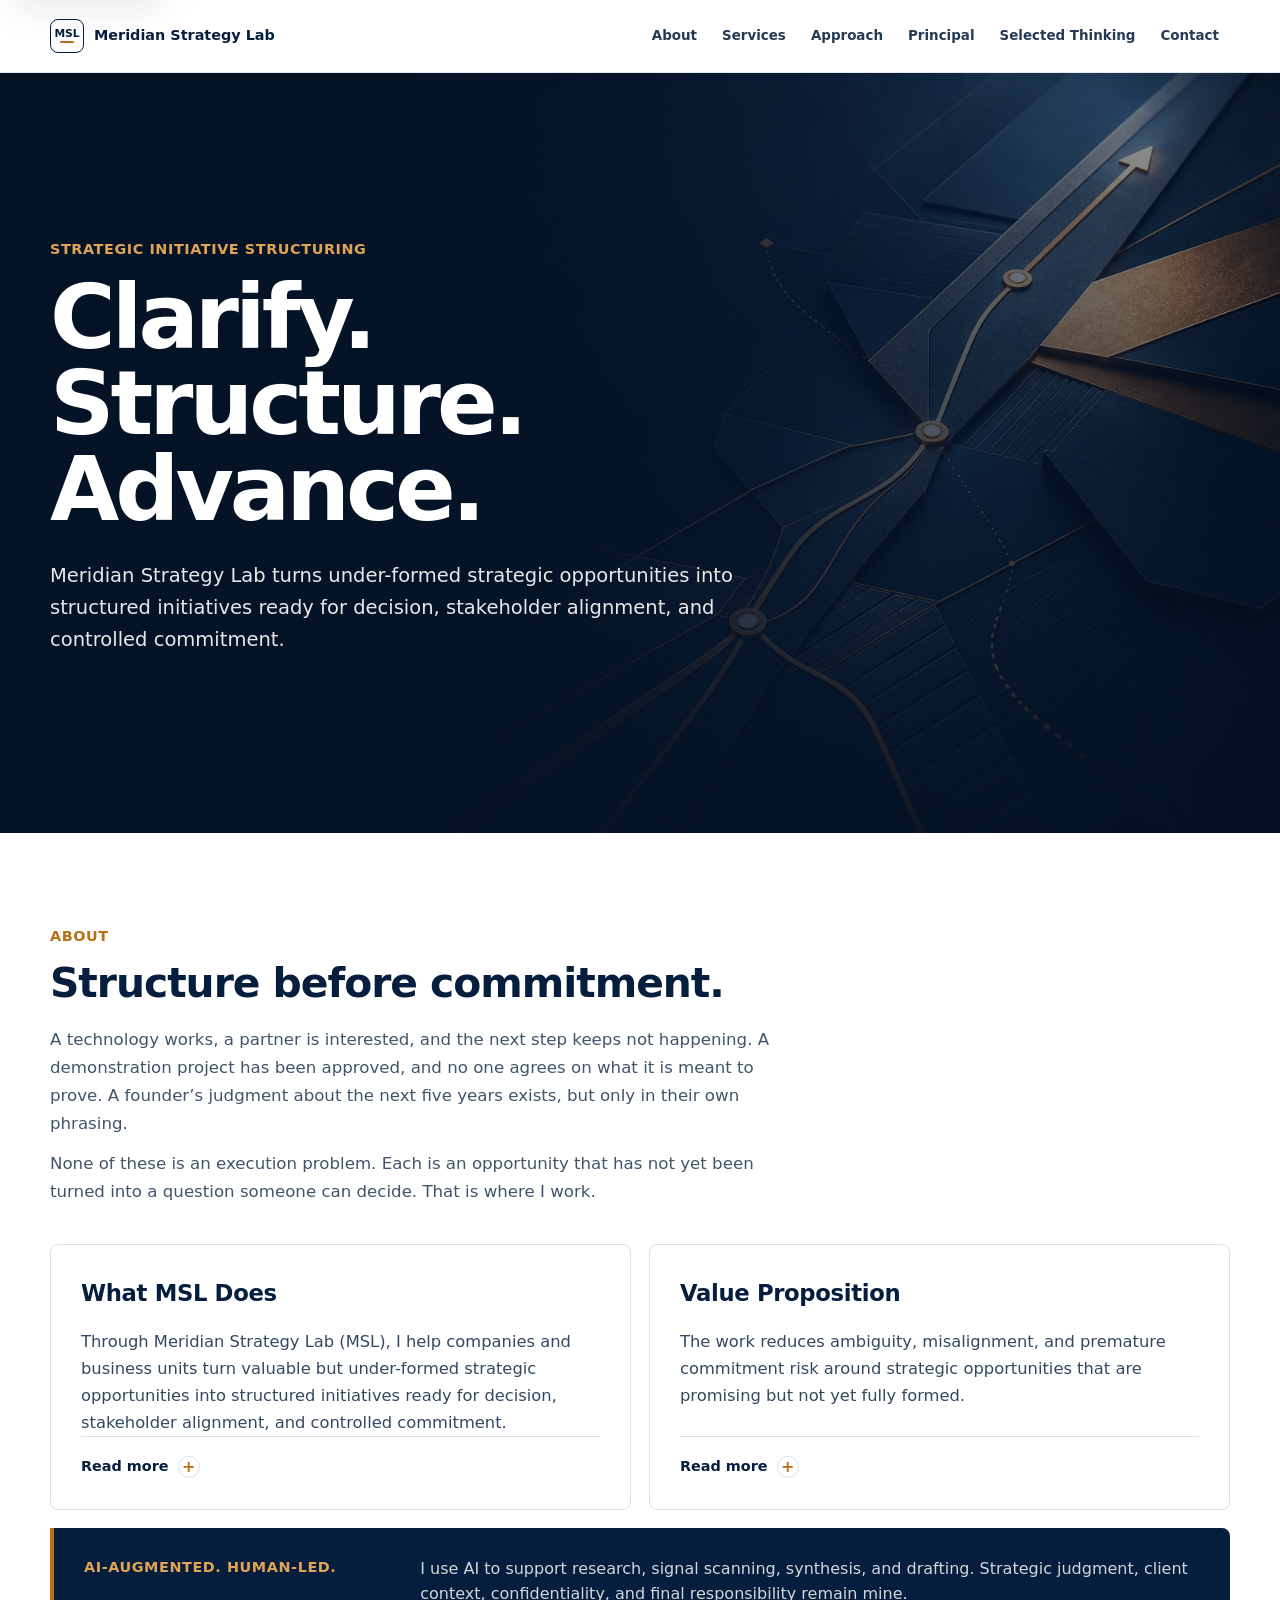
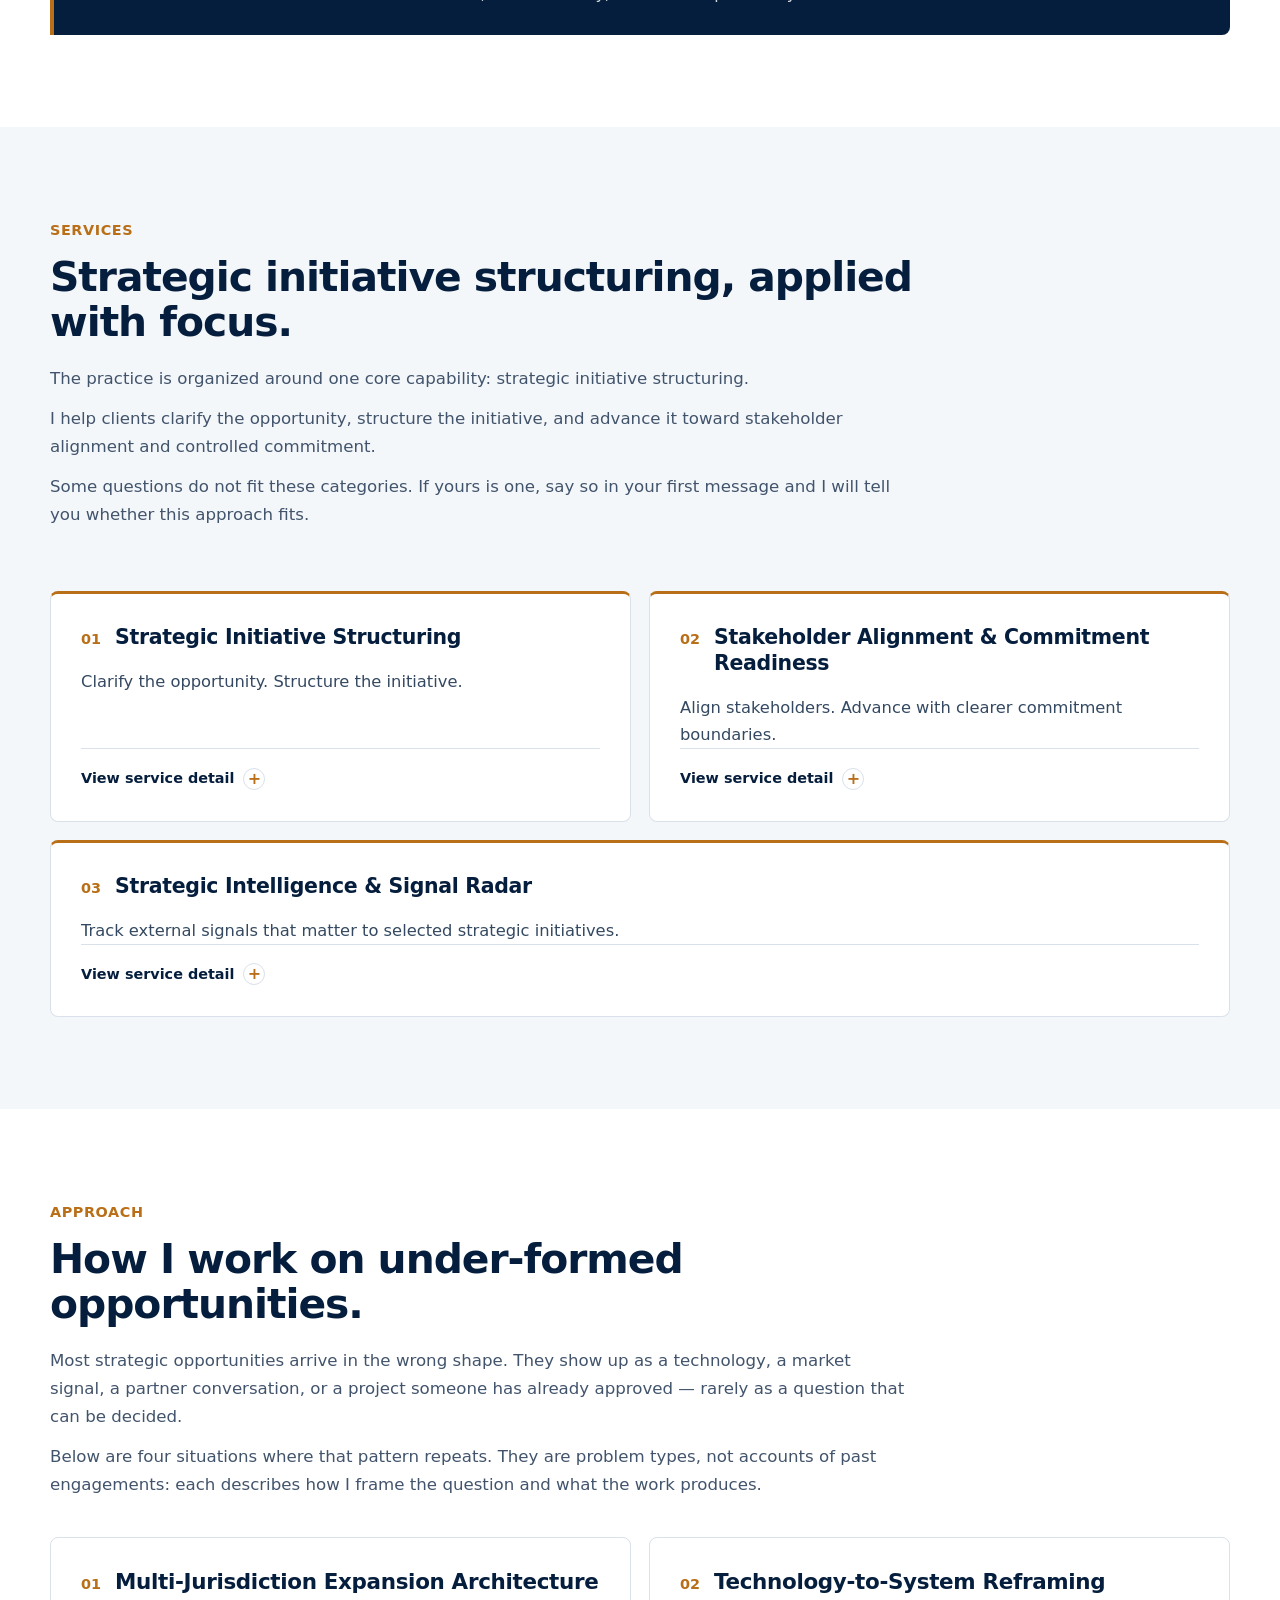
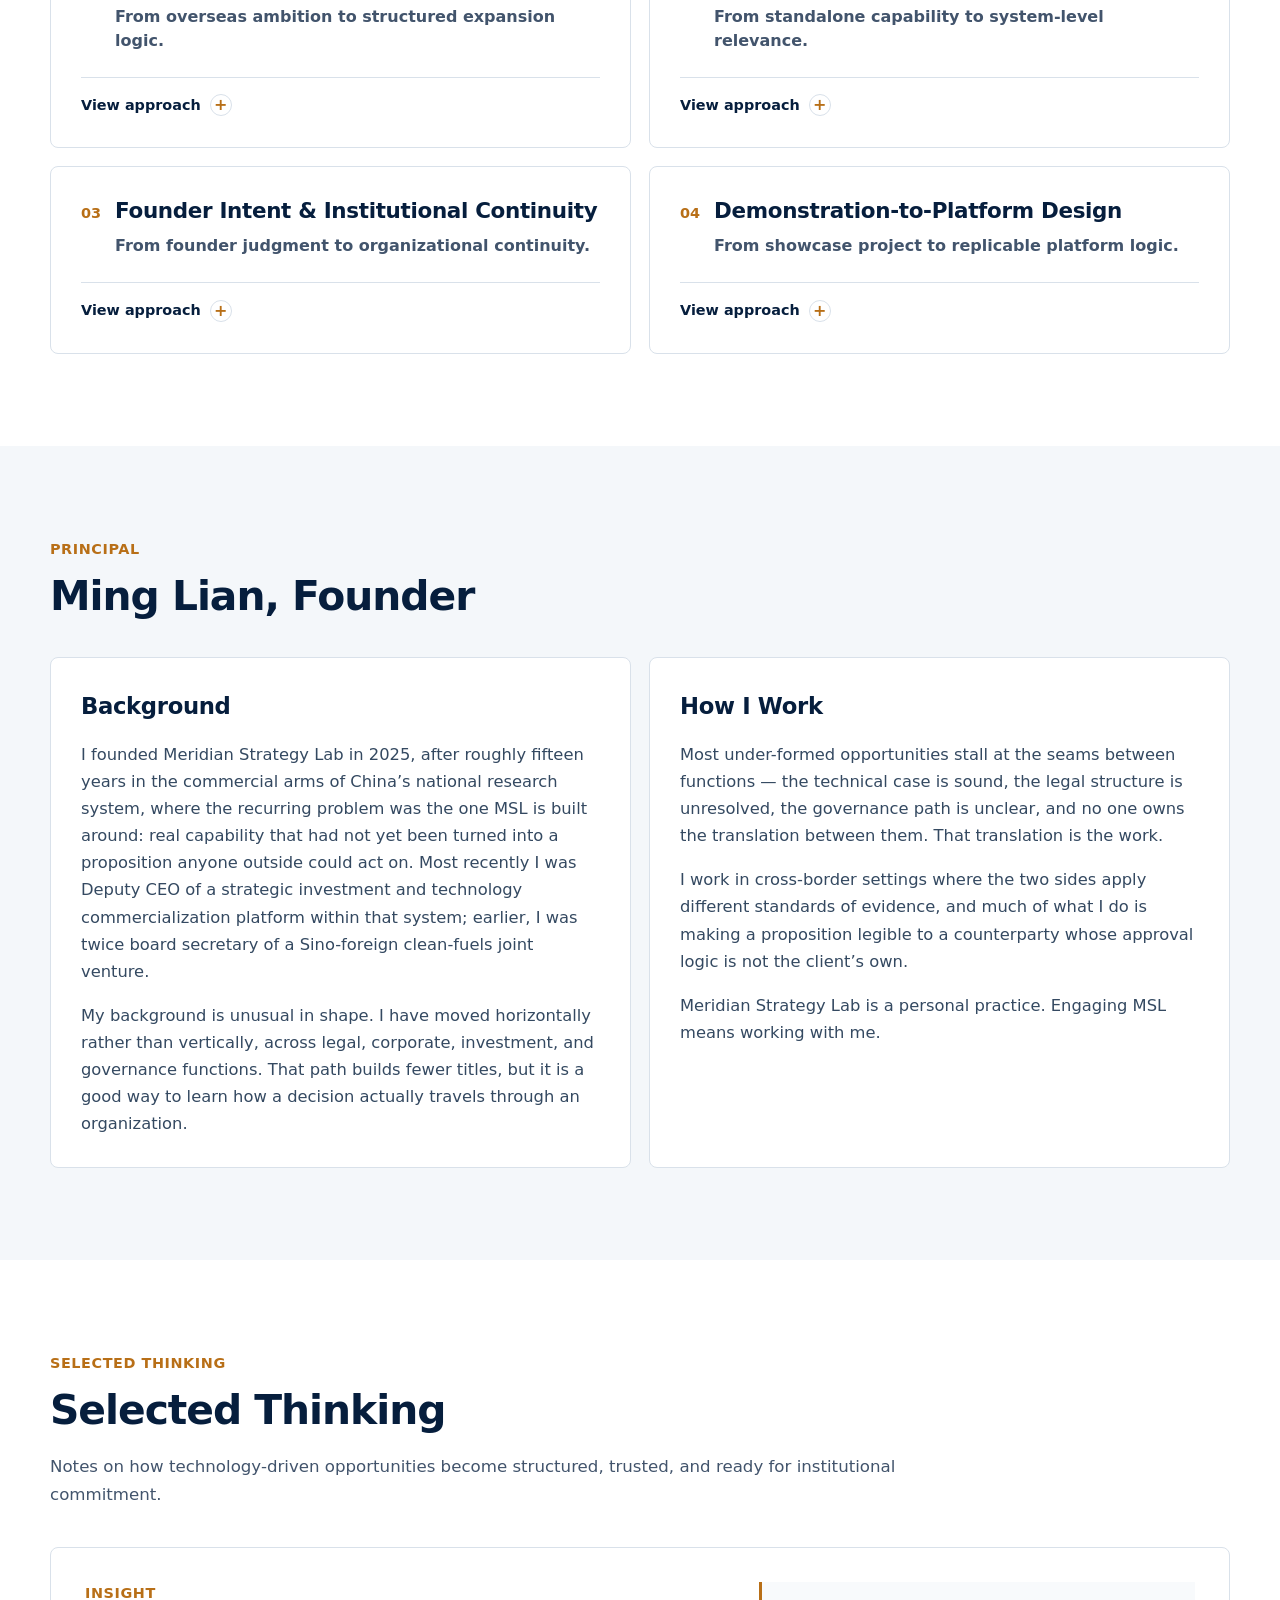
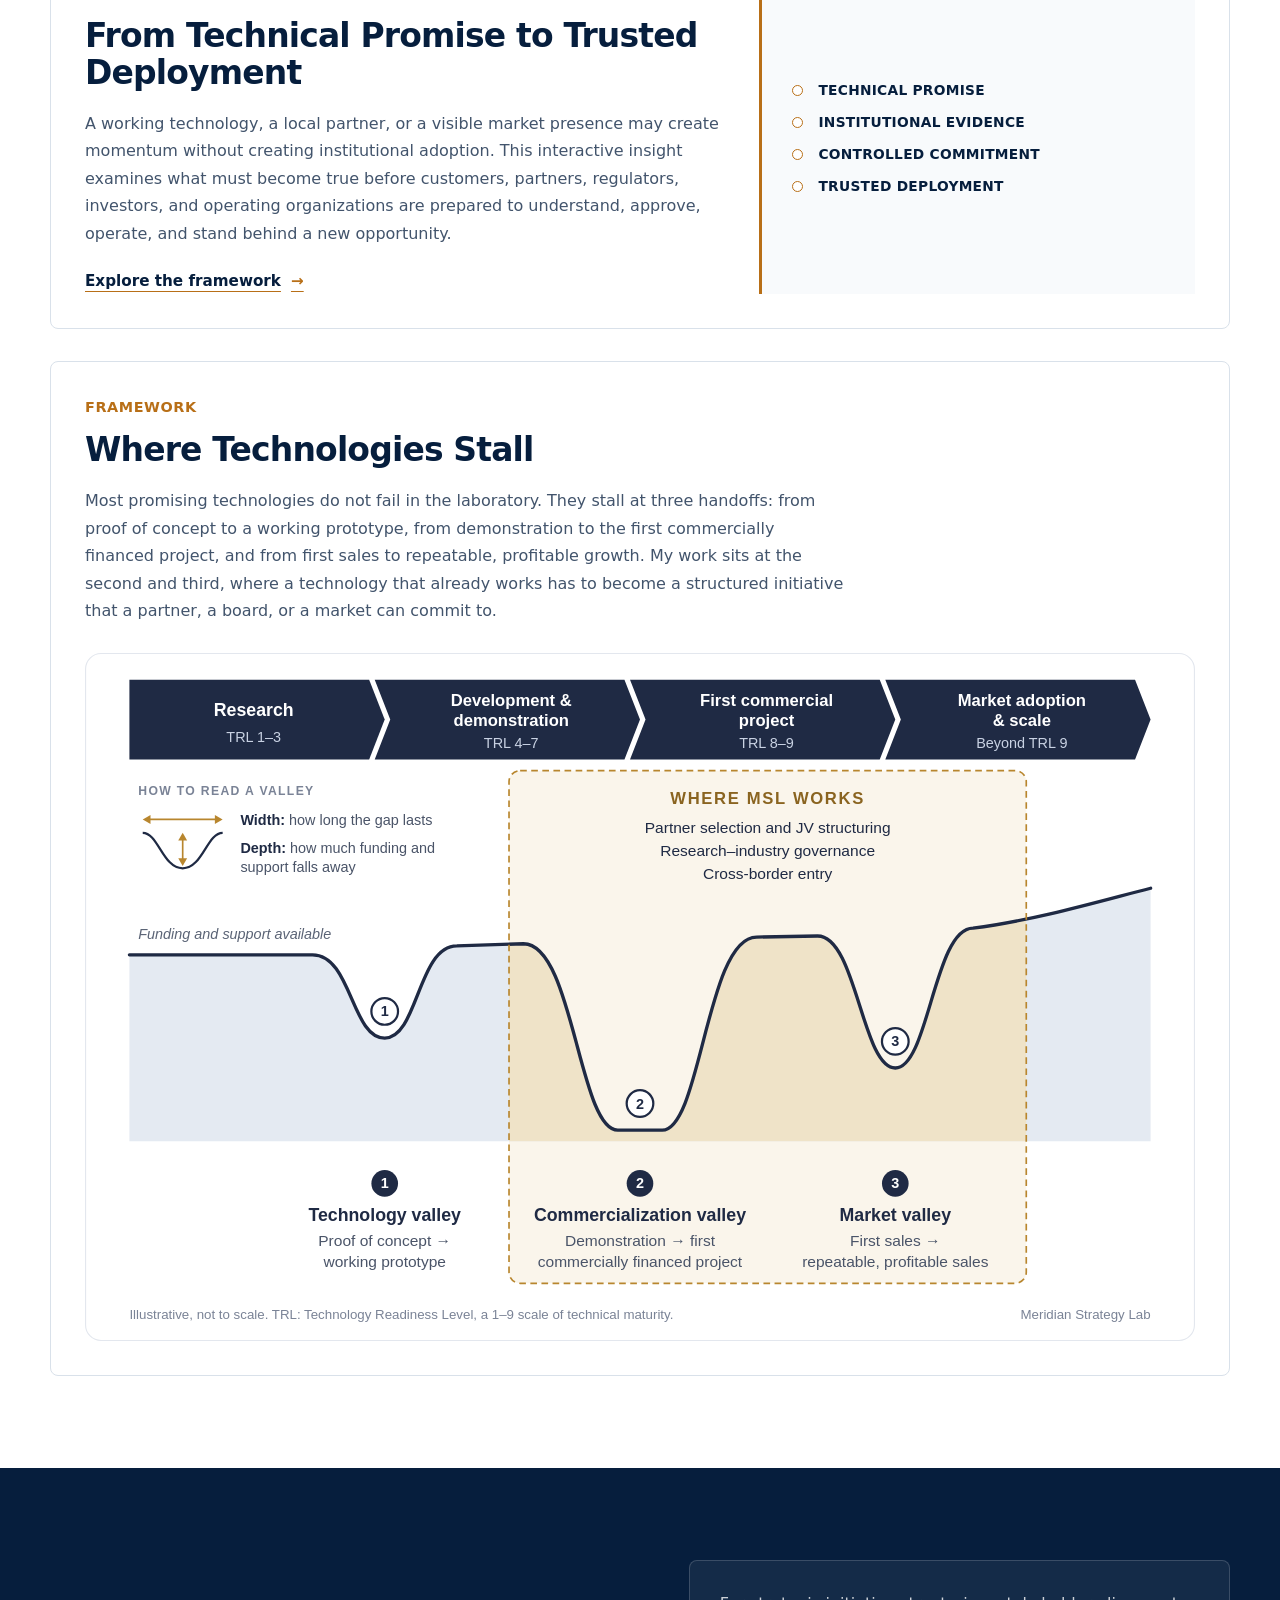
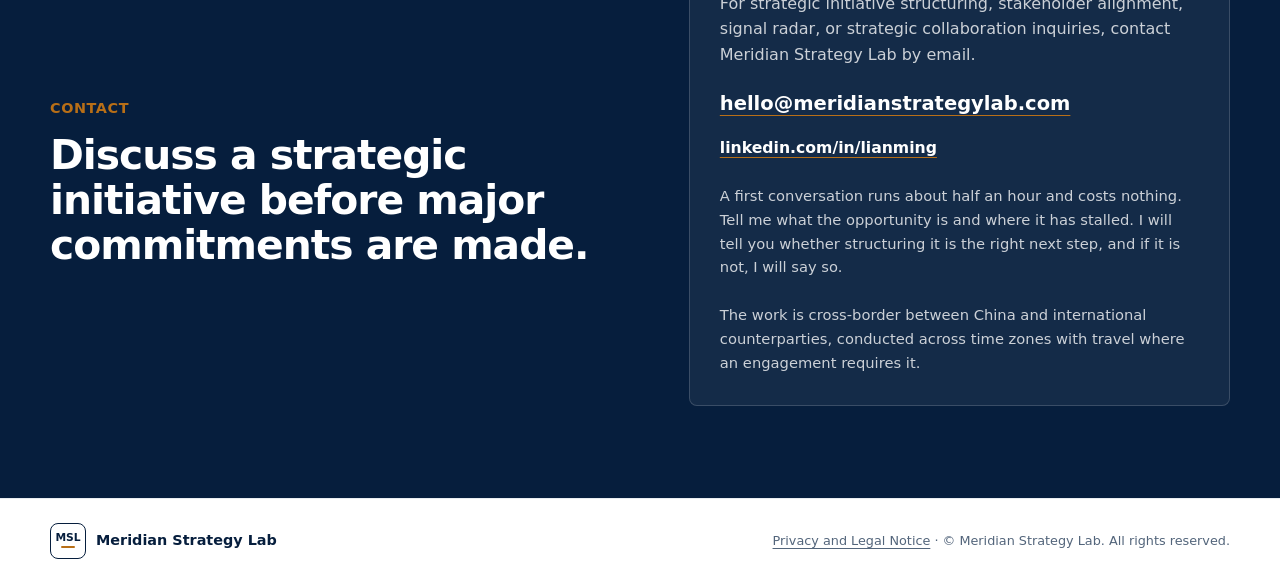
<file: index.html>
<!doctype html>
<html lang="en">
  <head>
    <meta charset="utf-8">
    <meta name="viewport" content="width=device-width, initial-scale=1">
    <title>Meridian Strategy Lab | Strategic Initiative Structuring</title>
    <meta
      name="description"
      content="Meridian Strategy Lab helps companies and business units turn valuable but under-formed strategic opportunities into structured initiatives ready for decision, stakeholder communication, and controlled commitment. An independent practice led by Ming Lian."
    >
    <link rel="canonical" href="https://www.meridianstrategylab.com/">
    <meta property="og:title" content="Meridian Strategy Lab | Strategic Initiative Structuring">
    <meta
      property="og:description"
      content="Clarify under-formed strategic opportunities, structure the initiative, and advance with clearer commitment boundaries."
    >
    <meta property="og:type" content="website">
    <meta property="og:url" content="https://www.meridianstrategylab.com/">
    <meta property="og:image" content="https://www.meridianstrategylab.com/assets/og-image.jpg">
    <meta property="og:image:width" content="1200">
    <meta property="og:image:height" content="630">
    <meta name="theme-color" content="#061e3d">
    <link rel="icon" href="assets/favicon.svg" type="image/svg+xml">
    <link rel="preload" href="assets/hero-initiative-architecture.webp" as="image">
    <script type="application/ld+json">
    {
      "@context": "https://schema.org",
      "@graph": [
        {
          "@type": "ProfessionalService",
          "@id": "https://www.meridianstrategylab.com/#practice",
          "name": "Meridian Strategy Lab",
          "alternateName": "MSL",
          "url": "https://www.meridianstrategylab.com/",
          "email": "hello@meridianstrategylab.com",
          "foundingDate": "2025",
          "description": "Independent advisory practice that turns under-formed strategic opportunities into structured initiatives ready for decision, stakeholder alignment, and controlled commitment.",
          "founder": { "@id": "https://www.meridianstrategylab.com/#ming-lian" },
          "areaServed": "Cross-border between China and international counterparties"
        },
        {
          "@type": "Person",
          "@id": "https://www.meridianstrategylab.com/#ming-lian",
          "name": "Ming Lian",
          "jobTitle": "Founder",
          "url": "https://www.meridianstrategylab.com/#principal",
          "worksFor": { "@id": "https://www.meridianstrategylab.com/#practice" },
          "sameAs": [ "https://www.linkedin.com/in/lianming" ]
        }
      ]
    }
    </script>
    <link rel="stylesheet" href="styles.css?v=20260717-3">
    <script src="script.js?v=20260717-3" defer></script>
  </head>
  <body>
    <a class="skip-link" href="#main">Skip to content</a>

    <header class="site-header" data-header>
      <div class="shell header-shell">
        <a class="brand" href="#home" aria-label="Meridian Strategy Lab home">
          <span class="brand-mark" aria-hidden="true">
            <span class="brand-initials">MSL</span>
            <span class="brand-rule"></span>
          </span>
          <span class="brand-name">Meridian Strategy Lab</span>
        </a>

        <button class="menu-button" type="button" aria-label="Open navigation" aria-expanded="false" data-menu-button>
          <span aria-hidden="true"></span>
          <span aria-hidden="true"></span>
          <span aria-hidden="true"></span>
        </button>

        <nav class="site-nav" aria-label="Primary navigation" data-nav>
          <a href="#about">About</a>
          <a href="#services">Services</a>
          <a href="#approach">Approach</a>
          <a href="#principal">Principal</a>
          <a href="#selected-thinking">Selected Thinking</a>
          <a href="#contact">Contact</a>
        </nav>
      </div>
    </header>

    <main id="main">
      <section class="hero" id="home" aria-label="Meridian Strategy Lab">
        <div class="hero-media" aria-hidden="true"></div>
        <div class="shell hero-shell">
          <p class="eyebrow">Strategic Initiative Structuring</p>
          <h1>Clarify. Structure. Advance.</h1>
          <p class="hero-copy">
            Meridian Strategy Lab turns under-formed strategic opportunities into structured initiatives ready for
            decision, stakeholder alignment, and controlled commitment.
          </p>
        </div>
      </section>

      <section class="section" id="about">
        <div class="shell">
          <div class="section-heading">
            <p class="section-kicker">About</p>
            <h2>Structure before commitment.</h2>
            <div class="section-intro">
              <p>
                A technology works, a partner is interested, and the next step keeps not happening. A
                demonstration project has been approved, and no one agrees on what it is meant to prove. A
                founder’s judgment about the next five years exists, but only in their own phrasing.
              </p>
              <p>
                None of these is an execution problem. Each is an opportunity that has not yet been turned into
                a question someone can decide. That is where I work.
              </p>
            </div>
          </div>

          <div class="about-grid">
            <article class="content-card">
              <h3>What MSL Does</h3>
              <p class="card-lead">
                Through Meridian Strategy Lab (MSL), I help companies and business units turn valuable but
                under-formed strategic opportunities into structured initiatives ready for decision, stakeholder
                alignment, and controlled commitment.
              </p>
              <details class="disclosure">
                <summary><span class="more-closed">Read more</span><span class="more-open">Close</span></summary>
                <div class="disclosure-content">
                  <p>
                    I work with organizations that have real business foundations, clear decision ownership,
                    and strategic opportunities that are not yet fully formed. These opportunities may involve new
                    business lines, market expansion, technology commercialization, strategic partnerships,
                    demonstration-to-platform opportunities, institutional continuity, or selected customized mandates.
                  </p>
                  <p>
                    The work begins where ideas, internal discussions, technical capabilities, early market signals,
                    or informal partnership interest are not yet enough. I help clients clarify what the opportunity
                    is, why it matters, who it matters to, how it can be structured, and what must be tested before
                    major resources, partnerships, or external commitments are made.
                  </p>
                </div>
              </details>
            </article>

            <article class="content-card">
              <h3>Value Proposition</h3>
              <p class="card-lead">
                The work reduces ambiguity, misalignment, and premature commitment risk around strategic opportunities
                that are promising but not yet fully formed.
              </p>
              <details class="disclosure">
                <summary><span class="more-closed">Read more</span><span class="more-open">Close</span></summary>
                <div class="disclosure-content">
                  <p>
                    The value is not generic advice. I help clients create clearer decision grounds, stronger
                    stakeholder narratives, practical advancement frameworks, and better-defined commitment boundaries.
                  </p>
                  <p>
                    In practice, this means helping clients move from scattered potential to a more structured
                    initiative that can be discussed internally, communicated externally, tested with stakeholders,
                    and advanced with clearer responsibility and risk boundaries.
                  </p>
                </div>
              </details>
            </article>
          </div>

          <aside class="ai-note" aria-label="AI-augmented and human-led operating model">
            <p class="ai-note-label">AI-augmented. Human-led.</p>
            <p>
              I use AI to support research, signal scanning, synthesis, and drafting. Strategic judgment,
              client context, confidentiality, and final responsibility remain mine.
            </p>
          </aside>
        </div>
      </section>

      <section class="section section-muted" id="services">
        <div class="shell">
          <div class="section-heading wide-heading">
            <p class="section-kicker">Services</p>
            <h2>Strategic initiative structuring, applied with focus.</h2>
            <div class="section-intro">
              <p>The practice is organized around one core capability: strategic initiative structuring.</p>
              <p>
                I help clients clarify the opportunity, structure the initiative, and advance it toward stakeholder
                alignment and controlled commitment.
              </p>
              <p>
                Some questions do not fit these categories. If yours is one, say so in your first message and I
                will tell you whether this approach fits.
              </p>
            </div>
          </div>

          <div class="service-group">
            <div class="service-grid">
              <article class="service-card">
                <div class="card-heading-row">
                  <span class="card-number">01</span>
                  <h4>Strategic Initiative Structuring</h4>
                </div>
                <p class="card-lead">Clarify the opportunity. Structure the initiative.</p>
                <details class="disclosure">
                  <summary><span class="more-closed">View service detail</span><span class="more-open">Close detail</span></summary>
                  <div class="disclosure-content">
                    <p>
                      Many strategic opportunities begin as promising but incomplete signals: a technology with
                      potential, a new market idea, a demonstration project, a partnership opening, or a strategic
                      direction that has not yet been translated into a clear initiative.
                    </p>
                    <p>
                      I help clients reframe the opportunity, define the real strategic question, and structure it
                      into an initiative with clearer logic, priorities, milestones, validation conditions, and
                      decision grounds.
                    </p>
                  </div>
                </details>
              </article>

              <article class="service-card">
                <div class="card-heading-row">
                  <span class="card-number">02</span>
                  <h4>Stakeholder Alignment &amp; Commitment Readiness</h4>
                </div>
                <p class="card-lead">Align stakeholders. Advance with clearer commitment boundaries.</p>
                <details class="disclosure">
                  <summary><span class="more-closed">View service detail</span><span class="more-open">Close detail</span></summary>
                  <div class="disclosure-content">
                    <p>
                      A strategic initiative does not become actionable simply because it is promising. It must be
                      understood by the right stakeholders, discussed in the right language, supported by the right
                      materials, and advanced within clear commitment boundaries.
                    </p>
                    <p>
                      I help clients prepare initiatives for internal alignment, board or investor discussion,
                      partner engagement, external communication, and pre-commitment review.
                    </p>
                  </div>
                </details>
              </article>
              <article class="service-card service-card-wide">
                <div class="card-heading-row">
                  <span class="card-number">03</span>
                  <h4>Strategic Intelligence &amp; Signal Radar</h4>
                </div>
                <p class="card-lead">Track external signals that matter to selected strategic initiatives.</p>
                <details class="disclosure">
                  <summary><span class="more-closed">View service detail</span><span class="more-open">Close detail</span></summary>
                  <div class="disclosure-content">
                    <p>
                      Strategic initiatives do not develop in isolation. Market conditions, policy shifts, technology
                      trends, competitor moves, capital signals, industry events, and partner behavior can all change
                      whether an opportunity should be advanced, paused, reframed, or abandoned.
                    </p>
                    <p>
                      For selected initiatives, I provide AI-augmented signal tracking and strategic intelligence
                      support. This capability is designed to support specific initiatives or priority directions, not
                      generic market news or broad research coverage.
                    </p>
                  </div>
                </details>
              </article>
            </div>
          </div>
        </div>
      </section>

      <section class="section" id="approach">
        <div class="shell">
          <div class="section-heading wide-heading">
            <p class="section-kicker">Approach</p>
            <h2>How I work on under-formed opportunities.</h2>
            <div class="section-intro">
              <p>
                Most strategic opportunities arrive in the wrong shape. They show up as a technology, a market
                signal, a partner conversation, or a project someone has already approved — rarely as a question
                that can be decided.
              </p>
              <p>
                Below are four situations where that pattern repeats. They are problem types, not accounts of past
                engagements: each describes how I frame the question and what the work produces.
              </p>
            </div>
          </div>

          <div class="work-list">
            <article class="work-card">
              <div class="work-heading">
                <span class="work-number">01</span>
                <div>
                  <h3>Multi-Jurisdiction Expansion Architecture</h3>
                  <p class="work-subtitle">From overseas ambition to structured expansion logic.</p>
                </div>
              </div>
              <details class="disclosure work-disclosure">
                <summary><span class="more-closed">View approach</span><span class="more-open">Close approach</span></summary>
                <div class="disclosure-content">
                  <p>
                    A company with a working technology and a domestic base starts asking how to go abroad. The question usually
                    arrives as market selection: which country first.
                  </p>
                  <p>
                    That framing is too small. The more useful question is what distinct role each jurisdiction plays — where the
                    technology and industrial base stay, where coordination and headquarters functions sit, where manufacturing
                    and market access get built, and what financing narrative each of those choices implies.
                  </p>
                  <p>
                    I work this by separating the functions from the geography, then testing which sequences are reversible and
                    which are not. The output is an expansion logic that can be discussed with stakeholders, taken to partners,
                    and advanced in phases — rather than a country ranking that forces a commitment on the first move.
                  </p>
                  <p class="service-fit"><strong>Service Fit:</strong> Strategic Initiative Structuring · Stakeholder Alignment &amp; Commitment Readiness</p>
                </div>
              </details>
            </article>

            <article class="work-card">
              <div class="work-heading">
                <span class="work-number">02</span>
                <div>
                  <h3>Technology-to-System Reframing</h3>
                  <p class="work-subtitle">From standalone capability to system-level relevance.</p>
                </div>
              </div>
              <details class="disclosure work-disclosure">
                <summary><span class="more-closed">View approach</span><span class="more-open">Close approach</span></summary>
                <div class="disclosure-content">
                  <p>
                    A strong technical capability gets understood too narrowly: one material, one product, one spec sheet. The
                    commercial conversation then stalls, because the people who would have to adopt it cannot see where it fits.
                  </p>
                  <p>
                    The real question is not how to explain the technology better. It is where the technology could matter inside
                    a larger system, who in that system carries the adoption decision, and what conditions would have to hold for
                    it to become commercially and institutionally relevant.
                  </p>
                  <p>
                    I work this through application scenarios, integration logic, and deployment conditions, with particular
                    attention to the boundary of what can credibly be claimed at an early stage. Overclaiming at that point is the
                    most common way a sound technology loses a serious counterparty. The output is a basis for discussing
                    commercialization and partnership that holds up under technical scrutiny.
                  </p>
                  <p class="service-fit"><strong>Service Fit:</strong> Strategic Initiative Structuring · Stakeholder Alignment &amp; Commitment Readiness</p>
                </div>
              </details>
            </article>

            <article class="work-card">
              <div class="work-heading">
                <span class="work-number">03</span>
                <div>
                  <h3>Founder Intent &amp; Institutional Continuity</h3>
                  <p class="work-subtitle">From founder judgment to organizational continuity.</p>
                </div>
              </div>
              <details class="disclosure work-disclosure">
                <summary><span class="more-closed">View approach</span><span class="more-open">Close approach</span></summary>
                <div class="disclosure-content">
                  <p>
                    In founder-led organizations, a great deal of strategic judgment exists only in one person’s head, and only in
                    that person’s phrasing. The organization runs on informal interpretation of it. That holds until succession,
                    or scale, or the first decision that has to be made without the founder in the room.
                  </p>
                  <p>
                    This is not a culture-deck problem and not a founder profile. The question is which parts of that judgment are
                    actually transferable, and what language and decision frameworks would let the organization apply them
                    unsupervised.
                  </p>
                  <p>
                    I work this by separating intent from anecdote, then building continuity logic the organization can use. The
                    output is a bridge between founder-level judgment and institutional decision-making.
                  </p>
                  <p class="service-fit"><strong>Service Fit:</strong> Stakeholder Alignment &amp; Commitment Readiness</p>
                </div>
              </details>
            </article>

            <article class="work-card">
              <div class="work-heading">
                <span class="work-number">04</span>
                <div>
                  <h3>Demonstration-to-Platform Design</h3>
                  <p class="work-subtitle">From showcase project to replicable platform logic.</p>
                </div>
              </div>
              <details class="disclosure work-disclosure">
                <summary><span class="more-closed">View approach</span><span class="more-open">Close approach</span></summary>
                <div class="disclosure-content">
                  <p>
                    A demonstration project gets approved and the visible task becomes building it and showing it well. The
                    strategic question underneath is what the demonstration is meant to prove, and to whom.
                  </p>
                  <p>
                    Treated as a showcase, it produces goodwill and little else. Treated as a structured initiative, it becomes a
                    validation site, a stakeholder interface, a partner engagement tool, and the evidence base for replication.
                  </p>
                  <p>
                    I work this by defining the proof obligations first — what evidence has to be captured, which partners hold
                    which roles, what would count as a negative result — and designing the demonstration backwards from those. The
                    output is a pathway from one project to a replicable platform, with commitment boundaries visible at each
                    step.
                  </p>
                  <p class="service-fit"><strong>Service Fit:</strong> Strategic Initiative Structuring · Stakeholder Alignment &amp; Commitment Readiness</p>
                </div>
              </details>
            </article>
          </div>
        </div>
      </section>

      <section class="section section-muted" id="principal">
        <div class="shell">
          <div class="section-heading wide-heading">
            <p class="section-kicker">Principal</p>
            <h2>Ming Lian, Founder</h2>
          </div>

          <div class="about-grid">
            <article class="content-card">
              <h3>Background</h3>
              <p class="card-lead">
                I founded Meridian Strategy Lab in 2025, after roughly fifteen years in the commercial arms of
                China’s national research system, where the recurring problem was the one MSL is built around: real
                capability that had not yet been turned into a proposition anyone outside could act on. Most recently
                I was Deputy CEO of a strategic investment and technology commercialization platform within that
                system; earlier, I was twice board secretary of a Sino-foreign clean-fuels joint venture.
              </p>
              <p class="card-lead">
                My background is unusual in shape. I have moved horizontally rather than vertically, across legal,
                corporate, investment, and governance functions. That path builds fewer titles, but it is a good way
                to learn how a decision actually travels through an organization.
              </p>
            </article>

            <article class="content-card">
              <h3>How I Work</h3>
              <p class="card-lead">
                Most under-formed opportunities stall at the seams between functions — the technical case is
                sound, the legal structure is unresolved, the governance path is unclear, and no one owns the
                translation between them. That translation is the work.
              </p>
              <p class="card-lead">
                I work in cross-border settings where the two sides apply different standards of evidence, and much
                of what I do is making a proposition legible to a counterparty whose approval logic is not the
                client’s own.
              </p>
              <p class="card-lead">
                Meridian Strategy Lab is a personal practice. Engaging MSL means working with me.
              </p>
            </article>
          </div>

          <!-- OPTIONAL — to give the closing line more weight, delete the last <p> in the second
               card above and uncomment this. It reuses the navy callout from the About section.
          <aside class="ai-note" aria-label="Personal practice">
            <p class="ai-note-label">A personal practice.</p>
            <p>Meridian Strategy Lab is a personal practice. Engaging MSL means working with me.</p>
          </aside>
          -->
        </div>
      </section>

      <section class="section selected-thinking" id="selected-thinking">
        <div class="shell">
          <div class="section-heading wide-heading">
            <p class="section-kicker">Selected Thinking</p>
            <h2>Selected Thinking</h2>
            <div class="section-intro">
              <p>
                Notes on how technology-driven opportunities become structured, trusted, and ready for institutional
                commitment.
              </p>
            </div>
          </div>

          <article class="thinking-card">
            <div class="thinking-card-content">
              <p class="section-kicker">Insight</p>
              <h3>From Technical Promise to Trusted Deployment</h3>
              <p>
                A working technology, a local partner, or a visible market presence may create momentum without
                creating institutional adoption. This interactive insight examines what must become true before
                customers, partners, regulators, investors, and operating organizations are prepared to understand,
                approve, operate, and stand behind a new opportunity.
              </p>
              <a class="text-link" href="thinking/from-technical-promise-to-trusted-deployment/">
                Explore the framework
              </a>
            </div>
            <div class="thinking-pathway" aria-label="Four-stage trusted deployment pathway">
              <span>Technical promise</span>
              <span>Institutional evidence</span>
              <span>Controlled commitment</span>
              <span>Trusted deployment</span>
            </div>
          </article>

          <!-- Framework: where technologies stall (added Oct 2026) -->
          <article class="thinking-card" id="valleys" style="display: block; margin-top: 32px;">
            <div class="thinking-card-content">
              <p class="section-kicker">Framework</p>
              <h3>Where Technologies Stall</h3>
              <p style="max-width: 760px;">
                Most promising technologies do not fail in the laboratory. They stall at three handoffs: from proof of
                concept to a working prototype, from demonstration to the first commercially financed project, and from
                first sales to repeatable, profitable growth. My work sits at the second and third, where a technology
                that already works has to become a structured initiative that a partner, a board, or a market can
                commit to.
              </p>
            </div>
            <figure style="margin: 28px 0 0;">
              <img
                src="msl-valleys.svg?v=2"
                alt="Illustrative diagram: four stages of technology development, from research to market adoption, with three valleys where funding and support drop away: the technology, commercialization, and market valleys. A valley's depth shows how much support falls away, and its width how long the gap lasts; the commercialization valley is deepest and widest. Meridian Strategy Lab works across the commercialization and market valleys."
                width="1000"
                height="620"
                loading="lazy"
                style="display: block; width: 100%; height: auto;"
              >
            </figure>
          </article>
        </div>
      </section>

      <section class="section contact-section" id="contact">
        <div class="shell contact-grid">
          <div>
            <p class="section-kicker">Contact</p>
            <h2>Discuss a strategic initiative before major commitments are made.</h2>
          </div>
          <div class="contact-panel">
            <p>
              For strategic initiative structuring, stakeholder alignment, signal radar, or strategic
              collaboration inquiries, contact Meridian Strategy Lab by email.
            </p>
            <a class="email-link" href="mailto:hello@meridianstrategylab.com">hello@meridianstrategylab.com</a>
            <a class="contact-link" href="https://www.linkedin.com/in/lianming"
               target="_blank" rel="noopener">linkedin.com/in/lianming</a>
            <p class="contact-note">
              A first conversation runs about half an hour and costs nothing. Tell me what the opportunity is and
              where it has stalled. I will tell you whether structuring it is the right next step, and if it is
              not, I will say so.
            </p>
            <p class="contact-note">
              The work is cross-border between China and international counterparties, conducted across time
              zones with travel where an engagement requires it.
            </p>
          </div>
        </div>
      </section>
    </main>

    <footer class="site-footer">
      <div class="shell footer-shell">
        <div class="footer-brand" aria-label="Meridian Strategy Lab">
          <span class="brand-mark footer-mark" aria-hidden="true">
            <span class="brand-initials">MSL</span>
            <span class="brand-rule"></span>
          </span>
          <span class="footer-wordmark">Meridian Strategy Lab</span>
        </div>
        <p><a class="footer-link" href="privacy/">Privacy and Legal Notice</a> · © Meridian Strategy Lab. All rights reserved.</p>
      </div>
    </footer>

  </body>
</html>
</file>
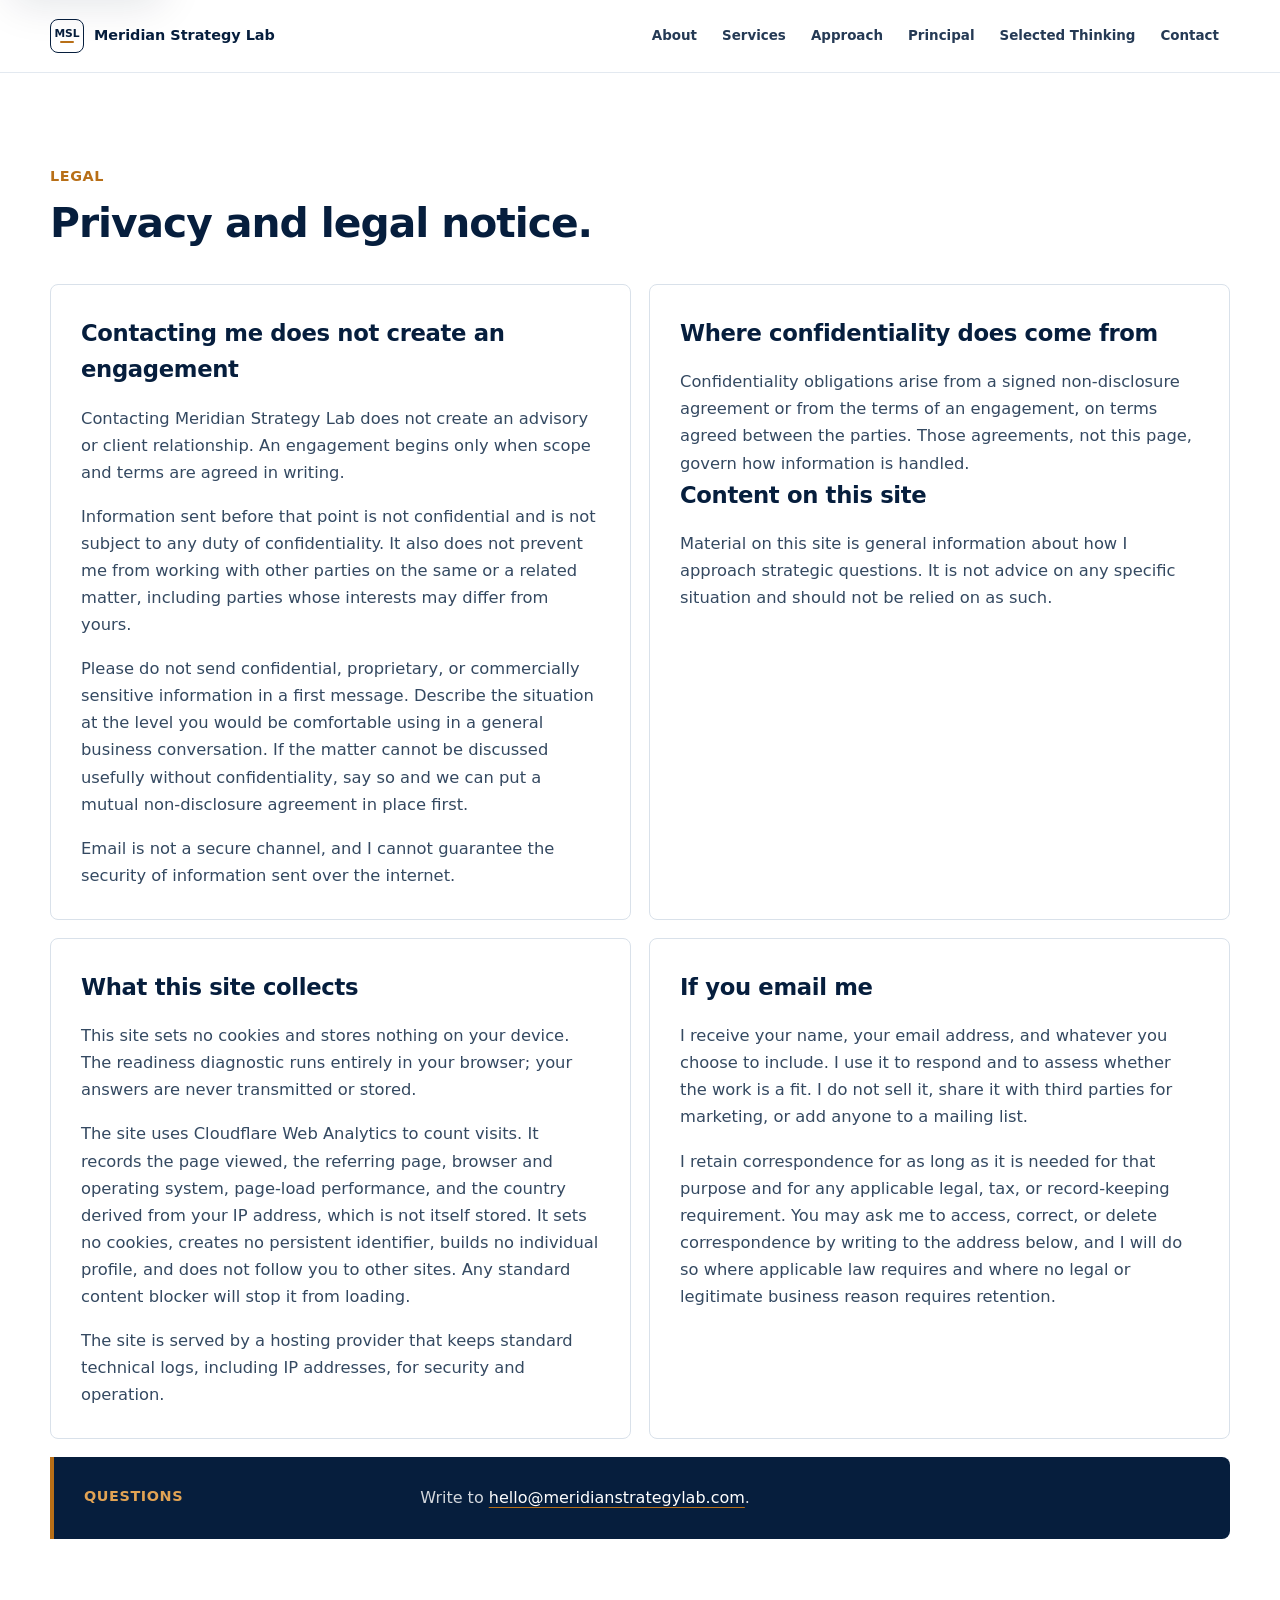
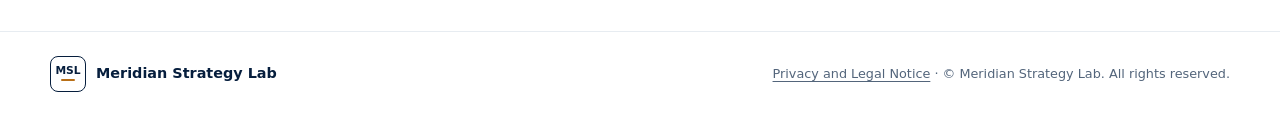
<file: privacy/index.html>
<!doctype html>
<html lang="en">
  <head>
    <meta charset="utf-8">
    <meta name="viewport" content="width=device-width, initial-scale=1">
    <title>Privacy and Legal Notice | Meridian Strategy Lab</title>
    <meta
      name="description"
      content="How Meridian Strategy Lab handles enquiries and data, what this site collects, and the terms on which information sent before an engagement is treated."
    >
    <link rel="canonical" href="https://www.meridianstrategylab.com/privacy/">
    <meta property="og:title" content="Privacy and Legal Notice | Meridian Strategy Lab">
    <meta property="og:description" content="How Meridian Strategy Lab handles enquiries and data.">
    <meta property="og:type" content="website">
    <meta property="og:url" content="https://www.meridianstrategylab.com/privacy/">
    <meta property="og:image" content="https://www.meridianstrategylab.com/assets/og-image.jpg">
    <meta property="og:image:width" content="1200">
    <meta property="og:image:height" content="630">
    <meta name="robots" content="noindex, follow">
    <meta name="theme-color" content="#061e3d">
    <link rel="icon" href="../assets/favicon.svg" type="image/svg+xml">
    <link rel="stylesheet" href="../styles.css?v=20260717-3">
    <script src="../script.js?v=20260717-3" defer></script>
  </head>
  <body>
    <a class="skip-link" href="#main">Skip to content</a>

    <header class="site-header" data-header>
      <div class="shell header-shell">
        <a class="brand" href="../#home" aria-label="Meridian Strategy Lab home">
          <span class="brand-mark" aria-hidden="true">
            <span class="brand-initials">MSL</span>
            <span class="brand-rule"></span>
          </span>
          <span class="brand-name">Meridian Strategy Lab</span>
        </a>

        <button class="menu-button" type="button" aria-label="Open navigation" aria-expanded="false" data-menu-button>
          <span aria-hidden="true"></span>
          <span aria-hidden="true"></span>
          <span aria-hidden="true"></span>
        </button>

        <nav class="site-nav" aria-label="Primary navigation" data-nav>
          <a href="../#about">About</a>
          <a href="../#services">Services</a>
          <a href="../#approach">Approach</a>
          <a href="../#principal">Principal</a>
          <a href="/#selected-thinking">Selected Thinking</a>
          <a href="../#contact">Contact</a>
        </nav>
      </div>
    </header>

    <main id="main">
      <section class="section" id="privacy">
        <div class="shell">
          <div class="section-heading">
            <p class="section-kicker">Legal</p>
            <h2>Privacy and legal notice.</h2>
          </div>

          <div class="about-grid">
            <article class="content-card">
              <h3>Contacting me does not create an engagement</h3>
              <p class="card-lead">
                Contacting Meridian Strategy Lab does not create an advisory or client relationship. An engagement
                begins only when scope and terms are agreed in writing.
              </p>
              <p class="card-lead">
                Information sent before that point is not confidential and is not subject to any duty of
                confidentiality. It also does not prevent me from working with other parties on the same or a
                related matter, including parties whose interests may differ from yours.
              </p>
              <p class="card-lead">
                Please do not send confidential, proprietary, or commercially sensitive information in a first
                message. Describe the situation at the level you would be comfortable using in a general business
                conversation. If the matter cannot be discussed usefully without confidentiality, say so and we can
                put a mutual non-disclosure agreement in place first.
              </p>
              <p class="card-lead">
                Email is not a secure channel, and I cannot guarantee the security of information sent over the
                internet.
              </p>
            </article>

            <article class="content-card">
              <h3>Where confidentiality does come from</h3>
              <p class="card-lead">
                Confidentiality obligations arise from a signed non-disclosure agreement or from the terms of an
                engagement, on terms agreed between the parties. Those agreements, not this page, govern how
                information is handled.
              </p>

              <h3 class="card-subhead">Content on this site</h3>
              <p class="card-lead">
                Material on this site is general information about how I approach strategic questions. It is not
                advice on any specific situation and should not be relied on as such.
              </p>
            </article>
          </div>

          <div class="about-grid privacy-grid">
            <article class="content-card">
              <h3>What this site collects</h3>
              <p class="card-lead">
                This site sets no cookies and stores nothing on your device. The readiness diagnostic runs entirely
                in your browser; your answers are never transmitted or stored.
              </p>
              <p class="card-lead">
                The site uses Cloudflare Web Analytics to count visits. It records the page viewed, the referring
                page, browser and operating system, page-load performance, and the country derived from your IP
                address, which is not itself stored. It sets no cookies, creates no persistent identifier, builds no
                individual profile, and does not follow you to other sites. Any standard content blocker will stop
                it from loading.
              </p>
              <p class="card-lead">
                The site is served by a hosting provider that keeps standard technical logs, including IP
                addresses, for security and operation.
              </p>
            </article>

            <article class="content-card">
              <h3>If you email me</h3>
              <p class="card-lead">
                I receive your name, your email address, and whatever you choose to include. I use it to respond
                and to assess whether the work is a fit. I do not sell it, share it with third parties for
                marketing, or add anyone to a mailing list.
              </p>
              <p class="card-lead">
                I retain correspondence for as long as it is needed for that purpose and for any applicable legal,
                tax, or record-keeping requirement. You may ask me to access, correct, or delete correspondence by
                writing to the address below, and I will do so where applicable law requires and where no legal or
                legitimate business reason requires retention.
              </p>
            </article>
          </div>

          <aside class="ai-note" aria-label="Privacy questions">
            <p class="ai-note-label">Questions</p>
            <p>
              Write to <a class="ai-note-link" href="mailto:hello@meridianstrategylab.com">hello@meridianstrategylab.com</a>.
            </p>
          </aside>
        </div>
      </section>
    </main>

    <footer class="site-footer">
      <div class="shell footer-shell">
        <div class="footer-brand" aria-label="Meridian Strategy Lab">
          <span class="brand-mark footer-mark" aria-hidden="true">
            <span class="brand-initials">MSL</span>
            <span class="brand-rule"></span>
          </span>
          <span class="footer-wordmark">Meridian Strategy Lab</span>
        </div>
        <p><a class="footer-link" href="../privacy/">Privacy and Legal Notice</a> · © Meridian Strategy Lab. All rights reserved.</p>
      </div>
    </footer>
  </body>
</html>
</file>
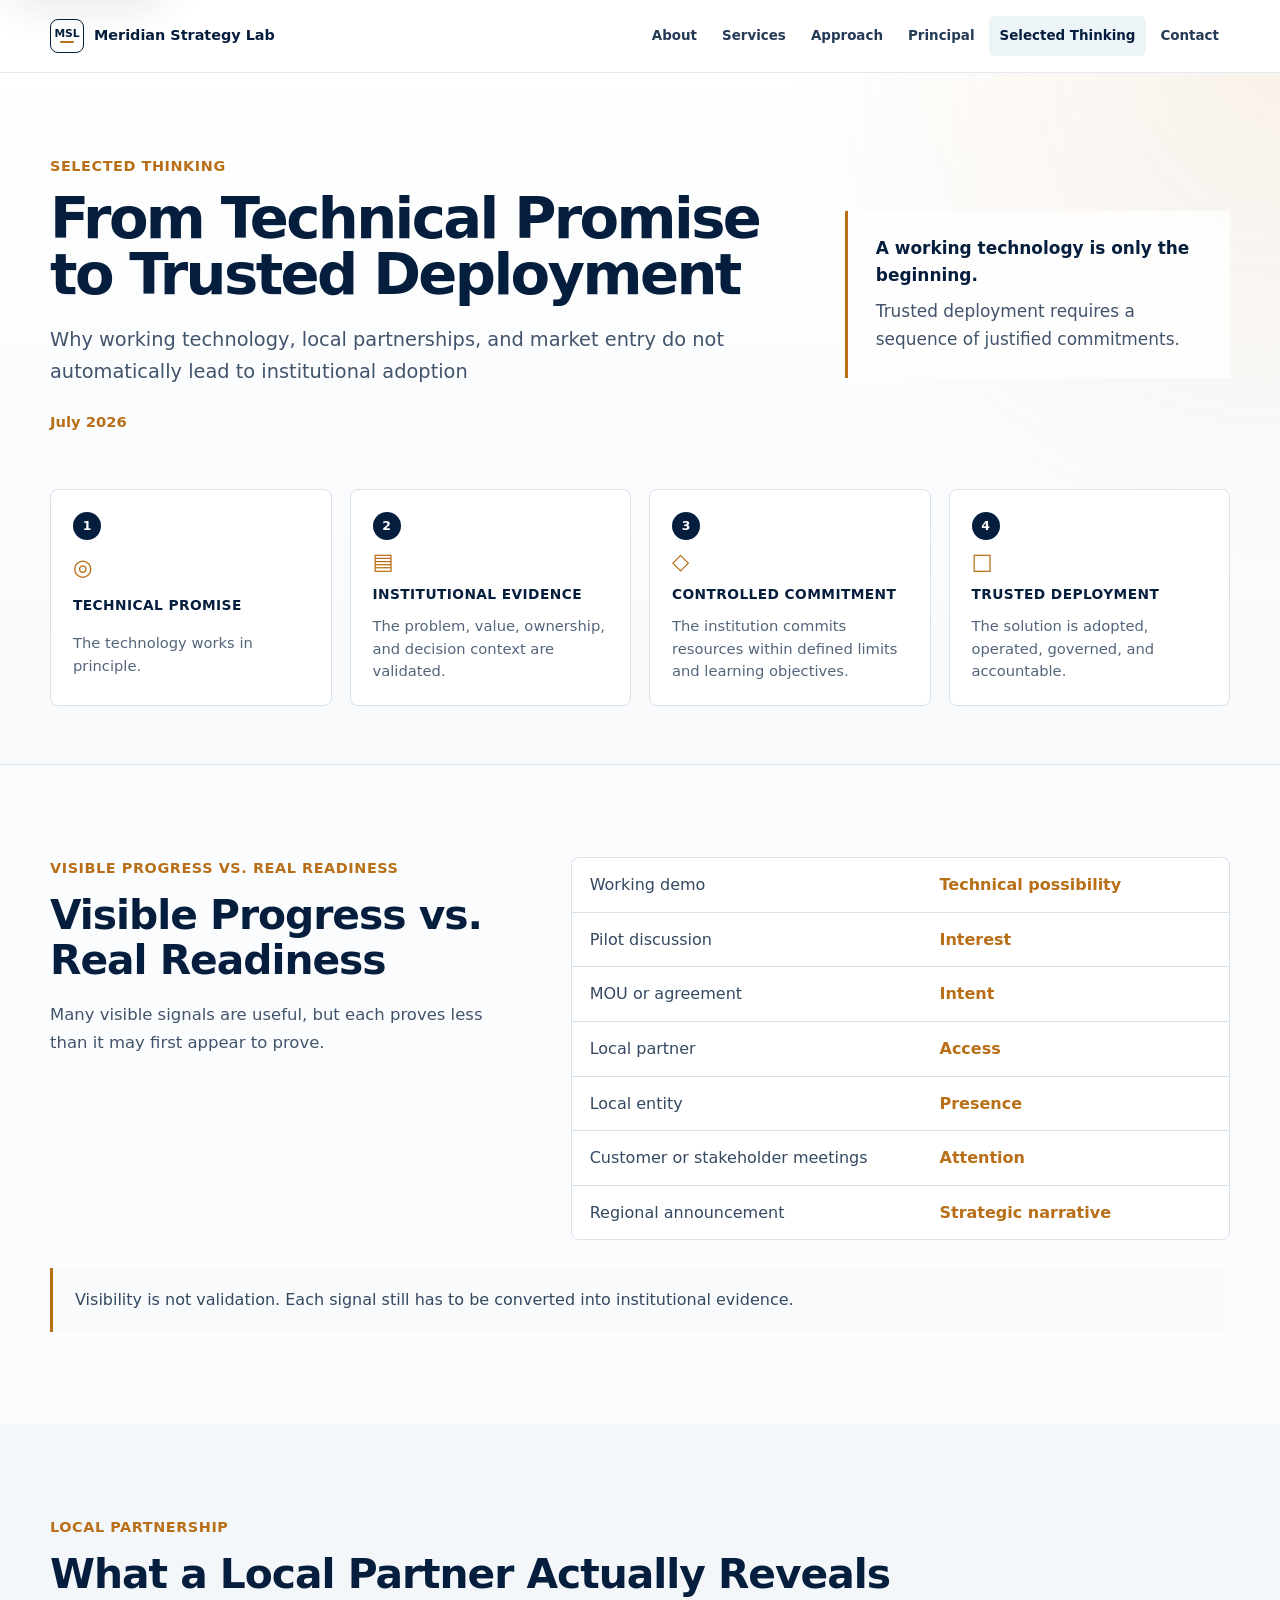
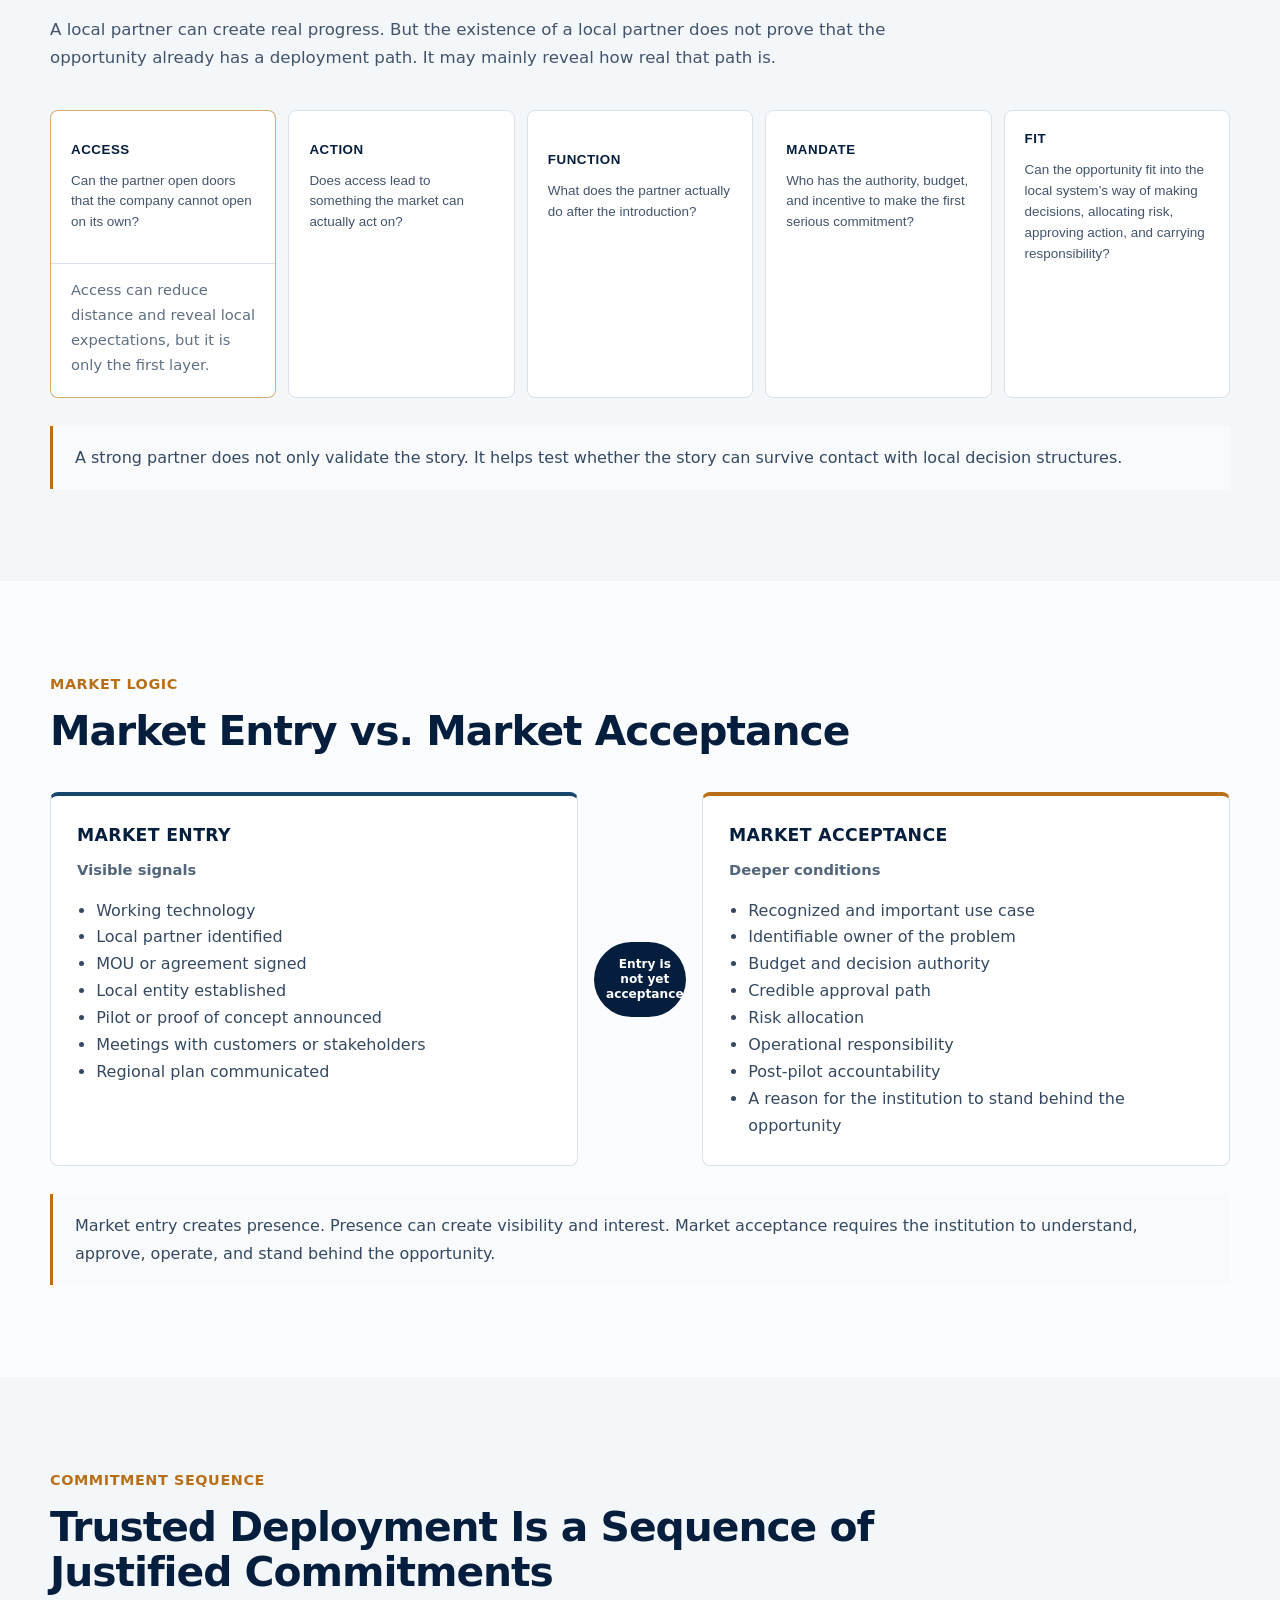
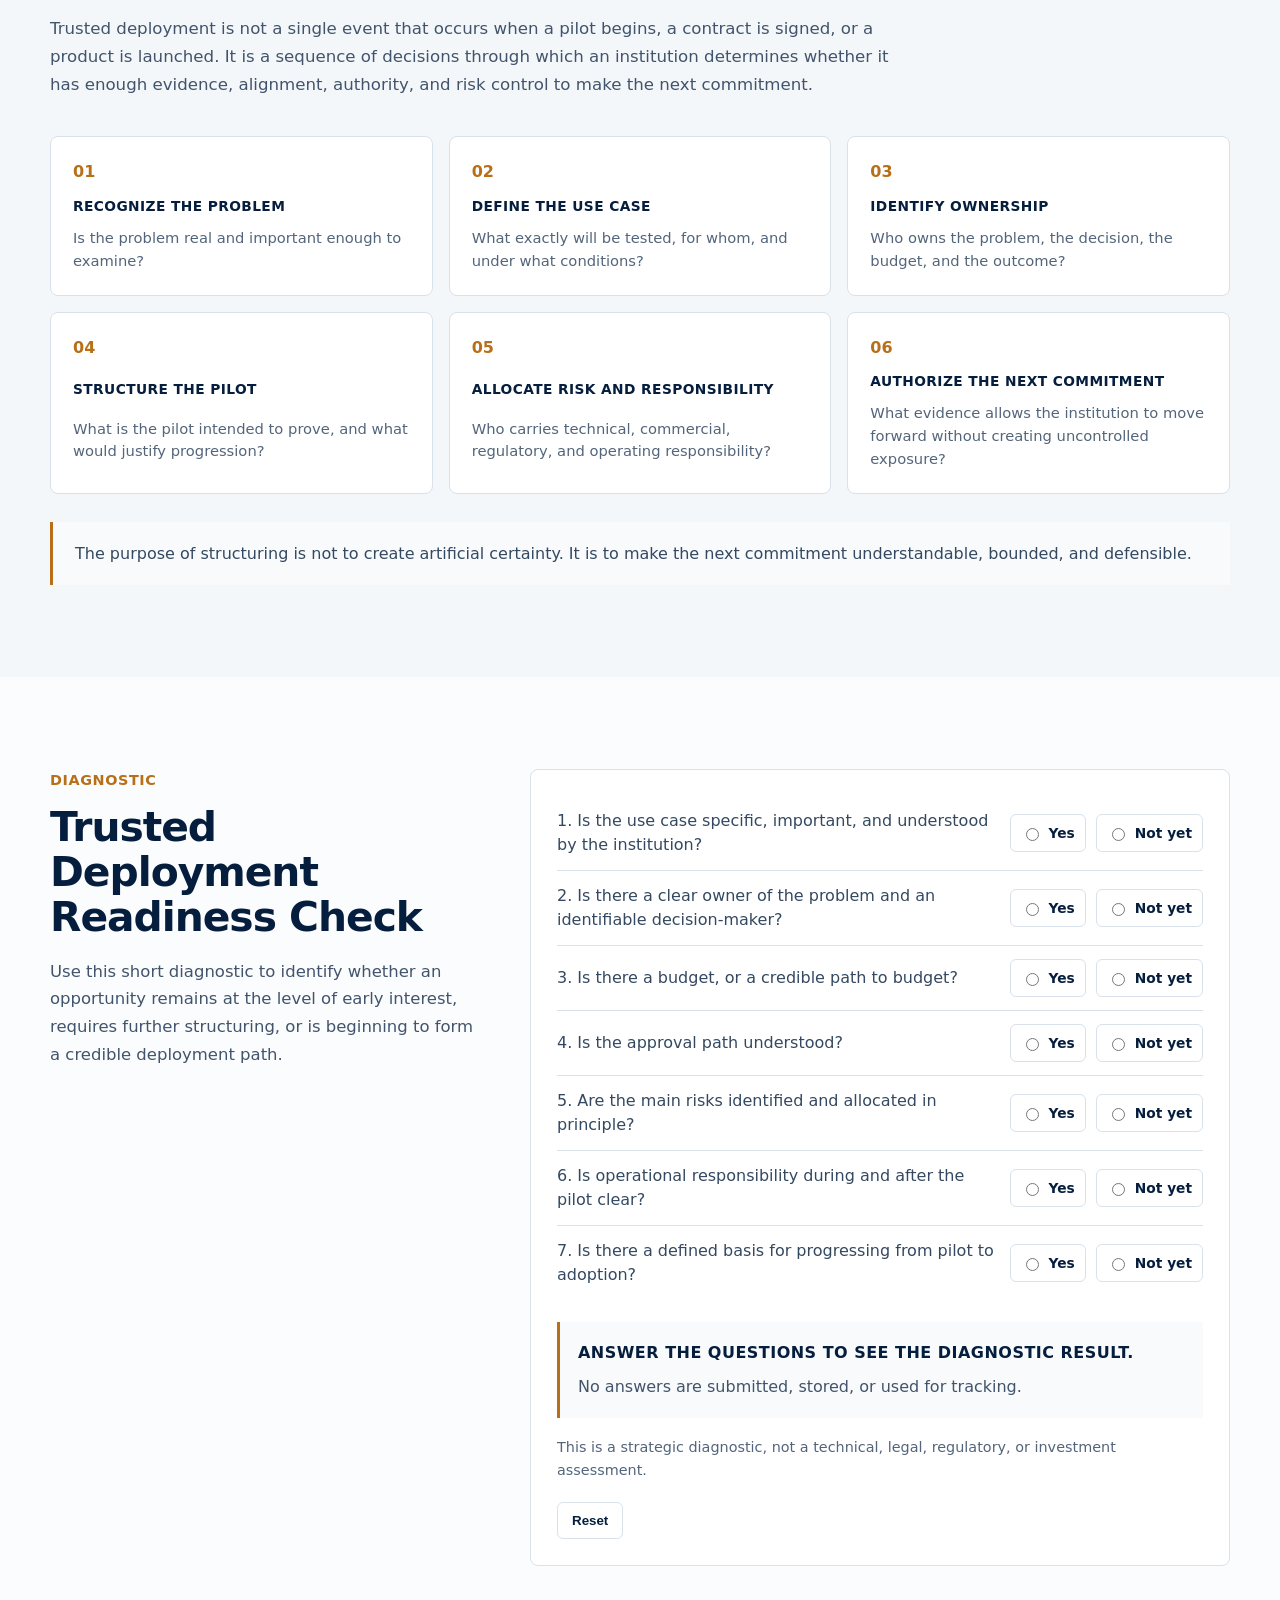
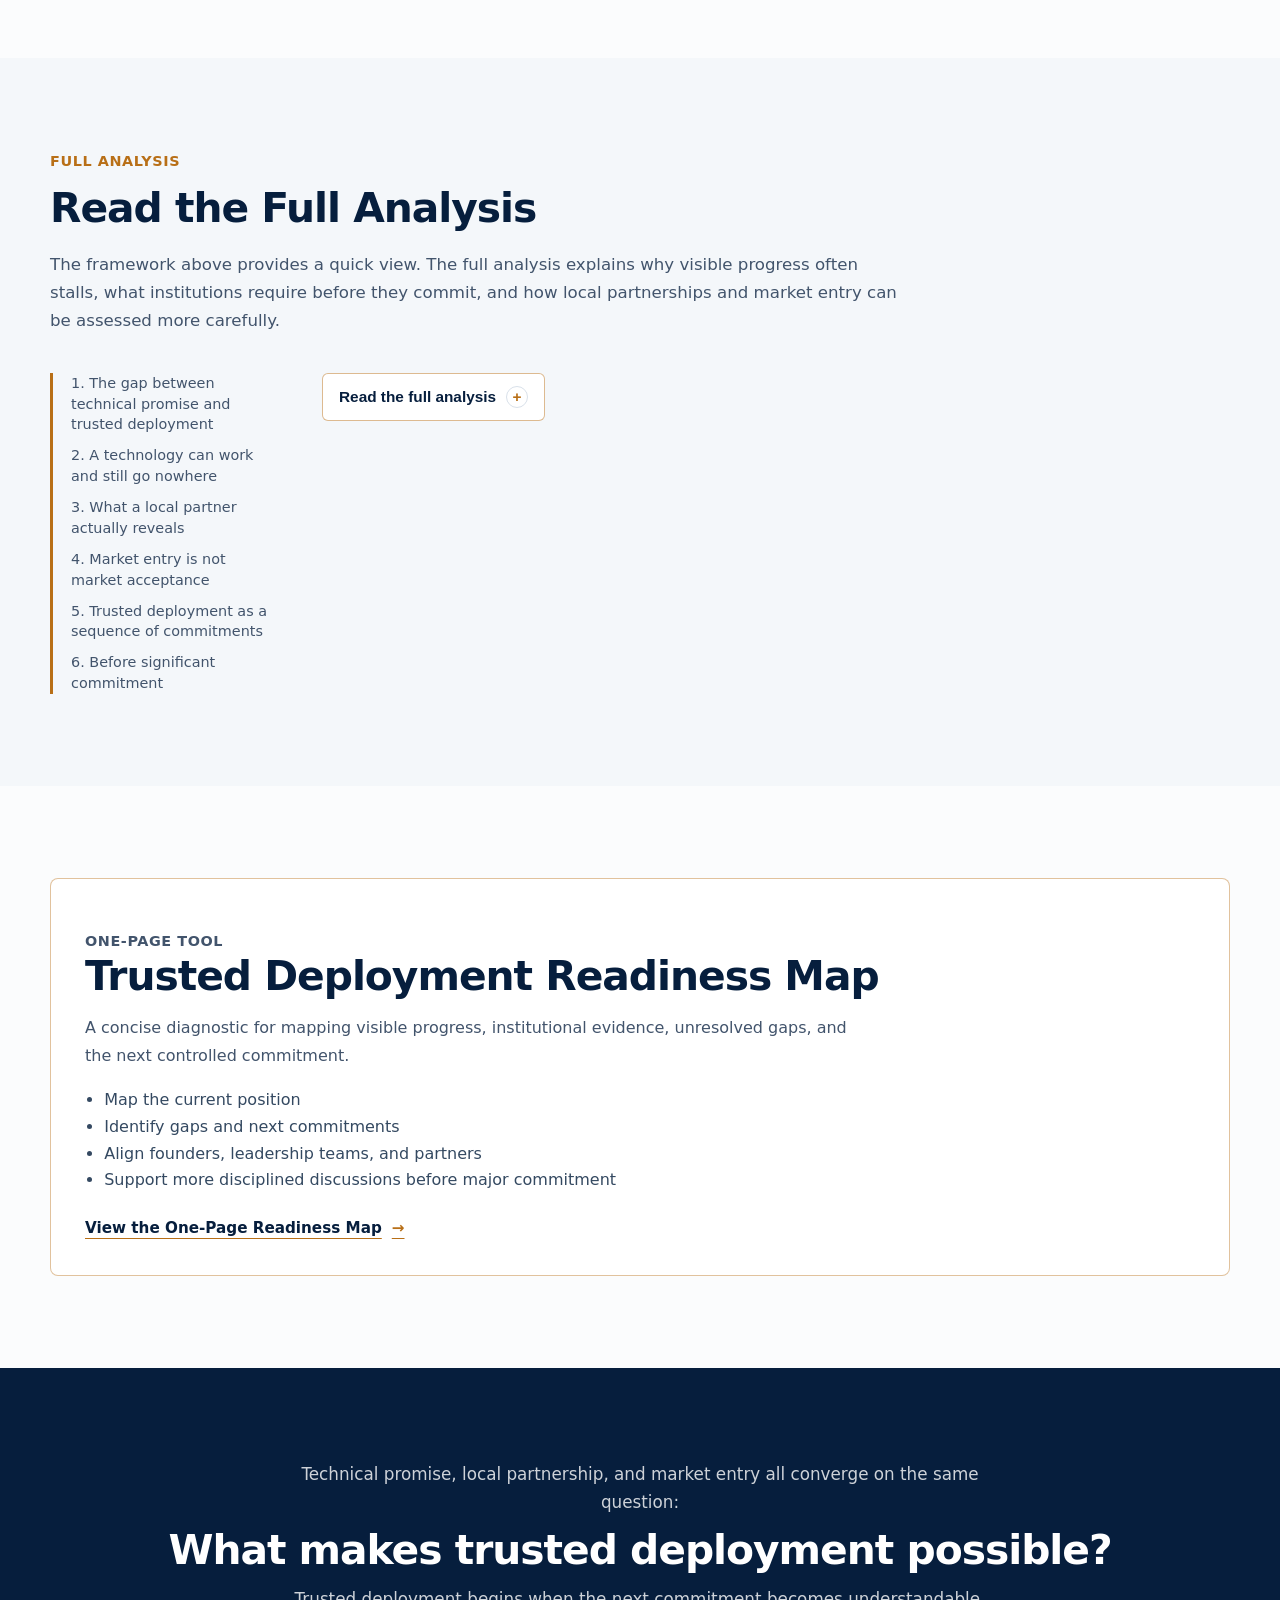
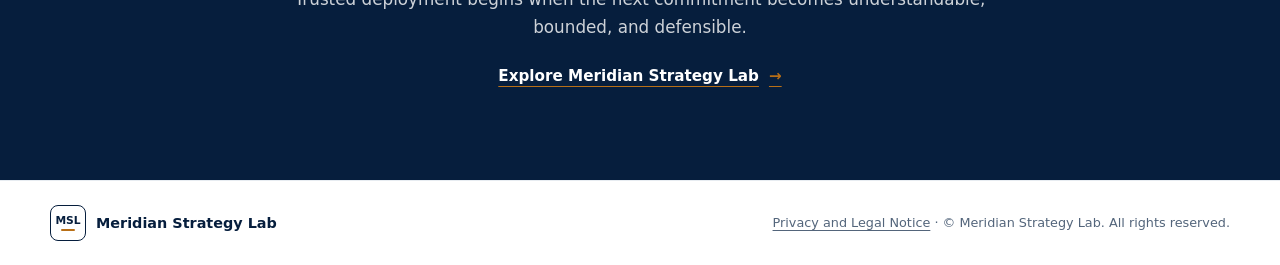
<file: thinking/from-technical-promise-to-trusted-deployment/index.html>
<!doctype html>
<html lang="en">
  <head>
    <meta charset="utf-8">
    <meta name="viewport" content="width=device-width, initial-scale=1">
    <title>From Technical Promise to Trusted Deployment | Meridian Strategy Lab</title>
    <meta
      name="description"
      content="An interactive framework for understanding how a working technology, local partnership, or visible market presence becomes an institutionally accepted and accountable deployment path."
    >
    <link rel="canonical" href="https://www.meridianstrategylab.com/thinking/from-technical-promise-to-trusted-deployment/">
    <meta property="og:title" content="From Technical Promise to Trusted Deployment | Meridian Strategy Lab">
    <meta
      property="og:description"
      content="A practical framework for assessing institutional evidence, local partnership, market acceptance, and the sequence of commitments required for trusted deployment."
    >
    <meta property="og:type" content="article">
    <meta property="og:url" content="https://www.meridianstrategylab.com/thinking/from-technical-promise-to-trusted-deployment/">
    <meta property="og:image" content="https://www.meridianstrategylab.com/assets/og-image.jpg">
    <meta property="og:image:width" content="1200">
    <meta property="og:image:height" content="630">
    <meta name="theme-color" content="#061e3d">
    <link rel="icon" href="../../assets/favicon.svg" type="image/svg+xml">
    <link rel="stylesheet" href="../../styles.css?v=20260717-3">
    <script src="../../script.js?v=20260717-3" defer></script>
  </head>
  <body class="insight-page">
    <a class="skip-link" href="#main">Skip to content</a>

    <header class="site-header" data-header>
      <div class="shell header-shell">
        <a class="brand" href="../../#home" aria-label="Meridian Strategy Lab home">
          <span class="brand-mark" aria-hidden="true">
            <span class="brand-initials">MSL</span>
            <span class="brand-rule"></span>
          </span>
          <span class="brand-name">Meridian Strategy Lab</span>
        </a>

        <button class="menu-button" type="button" aria-label="Open navigation" aria-expanded="false" data-menu-button>
          <span aria-hidden="true"></span>
          <span aria-hidden="true"></span>
          <span aria-hidden="true"></span>
        </button>

        <nav class="site-nav" aria-label="Primary navigation" data-nav>
          <a href="../../#about">About</a>
          <a href="../../#services">Services</a>
          <a href="../../#approach">Approach</a>
          <a href="../../#principal">Principal</a>
          <a class="is-active" href="/#selected-thinking">Selected Thinking</a>
          <a href="../../#contact">Contact</a>
        </nav>
      </div>
    </header>

    <main id="main">
      <article>
        <section class="insight-hero">
          <div class="shell insight-hero-grid">
            <div>
              <p class="section-kicker">Selected Thinking</p>
              <h1>From Technical Promise to Trusted Deployment</h1>
              <p class="insight-subtitle">
                Why working technology, local partnerships, and market entry do not automatically lead to institutional
                adoption
              </p>
              <p class="insight-date">July 2026</p>
            </div>
            <aside class="insight-statement" aria-label="Core statement">
              <p><strong>A working technology is only the beginning.</strong></p>
              <p>Trusted deployment requires a sequence of justified commitments.</p>
            </aside>
          </div>
          <div class="shell">
            <ol class="pathway" aria-label="Trusted deployment pathway">
              <li>
                <span class="pathway-number">1</span>
                <span class="pathway-icon" aria-hidden="true">◎</span>
                <strong>Technical Promise</strong>
                <span>The technology works in principle.</span>
              </li>
              <li>
                <span class="pathway-number">2</span>
                <span class="pathway-icon" aria-hidden="true">▤</span>
                <strong>Institutional Evidence</strong>
                <span>The problem, value, ownership, and decision context are validated.</span>
              </li>
              <li>
                <span class="pathway-number">3</span>
                <span class="pathway-icon" aria-hidden="true">◇</span>
                <strong>Controlled Commitment</strong>
                <span>The institution commits resources within defined limits and learning objectives.</span>
              </li>
              <li>
                <span class="pathway-number">4</span>
                <span class="pathway-icon" aria-hidden="true">□</span>
                <strong>Trusted Deployment</strong>
                <span>The solution is adopted, operated, governed, and accountable.</span>
              </li>
            </ol>
          </div>
        </section>

        <section class="section insight-section">
          <div class="shell two-column-section">
            <div>
              <p class="section-kicker">Visible Progress vs. Real Readiness</p>
              <h2>Visible Progress vs. Real Readiness</h2>
              <p class="section-note">
                Many visible signals are useful, but each proves less than it may first appear to prove.
              </p>
            </div>
            <div class="signal-list" aria-label="Visible progress and what it proves">
              <div><span>Working demo</span><strong>Technical possibility</strong></div>
              <div><span>Pilot discussion</span><strong>Interest</strong></div>
              <div><span>MOU or agreement</span><strong>Intent</strong></div>
              <div><span>Local partner</span><strong>Access</strong></div>
              <div><span>Local entity</span><strong>Presence</strong></div>
              <div><span>Customer or stakeholder meetings</span><strong>Attention</strong></div>
              <div><span>Regional announcement</span><strong>Strategic narrative</strong></div>
            </div>
          </div>
          <div class="shell">
            <p class="insight-callout">
              Visibility is not validation. Each signal still has to be converted into institutional evidence.
            </p>
          </div>
        </section>

        <section class="section section-muted insight-section">
          <div class="shell">
            <div class="section-heading wide-heading">
              <p class="section-kicker">Local Partnership</p>
              <h2>What a Local Partner Actually Reveals</h2>
              <div class="section-intro">
                <p>
                  A local partner can create real progress. But the existence of a local partner does not prove that
                  the opportunity already has a deployment path. It may mainly reveal how real that path is.
                </p>
              </div>
            </div>

            <div class="partner-grid" data-accordion>
              <article class="partner-card is-open">
                <button type="button" aria-expanded="true" aria-controls="partner-access" data-accordion-trigger>
                  <span>Access</span>
                  <small>Can the partner open doors that the company cannot open on its own?</small>
                </button>
                <div class="partner-panel" id="partner-access">
                  <p>Access can reduce distance and reveal local expectations, but it is only the first layer.</p>
                </div>
              </article>
              <article class="partner-card">
                <button type="button" aria-expanded="false" aria-controls="partner-action" data-accordion-trigger>
                  <span>Action</span>
                  <small>Does access lead to something the market can actually act on?</small>
                </button>
                <div class="partner-panel" id="partner-action">
                  <p>Meetings, introductions, positive feedback, and pilot discussions may create momentum. Activity is not adoption.</p>
                </div>
              </article>
              <article class="partner-card">
                <button type="button" aria-expanded="false" aria-controls="partner-function" data-accordion-trigger>
                  <span>Function</span>
                  <small>What does the partner actually do after the introduction?</small>
                </button>
                <div class="partner-panel" id="partner-function">
                  <p>
                    The partner may validate demand, identify the real buyer, translate risk, shape approval, support
                    integration, or remain involved when the opportunity becomes operational.
                  </p>
                </div>
              </article>
              <article class="partner-card">
                <button type="button" aria-expanded="false" aria-controls="partner-mandate" data-accordion-trigger>
                  <span>Mandate</span>
                  <small>Who has the authority, budget, and incentive to make the first serious commitment?</small>
                </button>
                <div class="partner-panel" id="partner-mandate">
                  <p>
                    Many opportunities do not stall because no one is interested. They stall because interest has no
                    clear owner or mandate.
                  </p>
                </div>
              </article>
              <article class="partner-card">
                <button type="button" aria-expanded="false" aria-controls="partner-fit" data-accordion-trigger>
                  <span>Fit</span>
                  <small>
                    Can the opportunity fit into the local system’s way of making decisions, allocating risk,
                    approving action, and carrying responsibility?
                  </small>
                </button>
                <div class="partner-panel" id="partner-fit">
                  <p>
                    The deepest value of a strong local partner is often its ability to reveal whether the opportunity
                    has a real institutional place in the market.
                  </p>
                </div>
              </article>
            </div>

            <p class="insight-callout">
              A strong partner does not only validate the story. It helps test whether the story can survive contact
              with local decision structures.
            </p>
          </div>
        </section>

        <section class="section insight-section">
          <div class="shell">
            <div class="section-heading wide-heading">
              <p class="section-kicker">Market Logic</p>
              <h2>Market Entry vs. Market Acceptance</h2>
            </div>
            <div class="market-compare">
              <div class="market-panel">
                <h3>Market Entry</h3>
                <p>Visible signals</p>
                <ul>
                  <li>Working technology</li>
                  <li>Local partner identified</li>
                  <li>MOU or agreement signed</li>
                  <li>Local entity established</li>
                  <li>Pilot or proof of concept announced</li>
                  <li>Meetings with customers or stakeholders</li>
                  <li>Regional plan communicated</li>
                </ul>
              </div>
              <div class="entry-divider">Entry is not yet acceptance</div>
              <div class="market-panel market-panel-accent">
                <h3>Market Acceptance</h3>
                <p>Deeper conditions</p>
                <ul>
                  <li>Recognized and important use case</li>
                  <li>Identifiable owner of the problem</li>
                  <li>Budget and decision authority</li>
                  <li>Credible approval path</li>
                  <li>Risk allocation</li>
                  <li>Operational responsibility</li>
                  <li>Post-pilot accountability</li>
                  <li>A reason for the institution to stand behind the opportunity</li>
                </ul>
              </div>
            </div>
            <p class="insight-callout">
              Market entry creates presence. Presence can create visibility and interest. Market acceptance requires
              the institution to understand, approve, operate, and stand behind the opportunity.
            </p>
          </div>
        </section>

        <section class="section section-muted insight-section">
          <div class="shell">
            <div class="section-heading wide-heading">
              <p class="section-kicker">Commitment Sequence</p>
              <h2>Trusted Deployment Is a Sequence of Justified Commitments</h2>
              <div class="section-intro">
                <p>
                  Trusted deployment is not a single event that occurs when a pilot begins, a contract is signed, or a
                  product is launched. It is a sequence of decisions through which an institution determines whether it
                  has enough evidence, alignment, authority, and risk control to make the next commitment.
                </p>
              </div>
            </div>
            <ol class="commitment-timeline">
              <li><strong>Recognize the Problem</strong><span>Is the problem real and important enough to examine?</span></li>
              <li><strong>Define the Use Case</strong><span>What exactly will be tested, for whom, and under what conditions?</span></li>
              <li><strong>Identify Ownership</strong><span>Who owns the problem, the decision, the budget, and the outcome?</span></li>
              <li><strong>Structure the Pilot</strong><span>What is the pilot intended to prove, and what would justify progression?</span></li>
              <li><strong>Allocate Risk and Responsibility</strong><span>Who carries technical, commercial, regulatory, and operating responsibility?</span></li>
              <li><strong>Authorize the Next Commitment</strong><span>What evidence allows the institution to move forward without creating uncontrolled exposure?</span></li>
            </ol>
            <p class="insight-callout">
              The purpose of structuring is not to create artificial certainty. It is to make the next commitment
              understandable, bounded, and defensible.
            </p>
          </div>
        </section>

        <section class="section insight-section" id="readiness-check">
          <div class="shell readiness-grid">
            <div>
              <p class="section-kicker">Diagnostic</p>
              <h2>Trusted Deployment Readiness Check</h2>
              <p class="section-note">
                Use this short diagnostic to identify whether an opportunity remains at the level of early interest,
                requires further structuring, or is beginning to form a credible deployment path.
              </p>
            </div>
            <form class="readiness-check" data-readiness-check>
              <fieldset>
                <legend class="sr-only">Trusted deployment readiness questions</legend>
                <div class="readiness-question">
                  <p>1. Is the use case specific, important, and understood by the institution?</p>
                  <label><input type="radio" name="q1" value="yes"> Yes</label>
                  <label><input type="radio" name="q1" value="not-yet"> Not yet</label>
                </div>
                <div class="readiness-question">
                  <p>2. Is there a clear owner of the problem and an identifiable decision-maker?</p>
                  <label><input type="radio" name="q2" value="yes"> Yes</label>
                  <label><input type="radio" name="q2" value="not-yet"> Not yet</label>
                </div>
                <div class="readiness-question">
                  <p>3. Is there a budget, or a credible path to budget?</p>
                  <label><input type="radio" name="q3" value="yes"> Yes</label>
                  <label><input type="radio" name="q3" value="not-yet"> Not yet</label>
                </div>
                <div class="readiness-question">
                  <p>4. Is the approval path understood?</p>
                  <label><input type="radio" name="q4" value="yes"> Yes</label>
                  <label><input type="radio" name="q4" value="not-yet"> Not yet</label>
                </div>
                <div class="readiness-question">
                  <p>5. Are the main risks identified and allocated in principle?</p>
                  <label><input type="radio" name="q5" value="yes"> Yes</label>
                  <label><input type="radio" name="q5" value="not-yet"> Not yet</label>
                </div>
                <div class="readiness-question">
                  <p>6. Is operational responsibility during and after the pilot clear?</p>
                  <label><input type="radio" name="q6" value="yes"> Yes</label>
                  <label><input type="radio" name="q6" value="not-yet"> Not yet</label>
                </div>
                <div class="readiness-question">
                  <p>7. Is there a defined basis for progressing from pilot to adoption?</p>
                  <label><input type="radio" name="q7" value="yes"> Yes</label>
                  <label><input type="radio" name="q7" value="not-yet"> Not yet</label>
                </div>
              </fieldset>
              <div class="readiness-result" aria-live="polite" data-readiness-result>
                <p class="result-label">Answer the questions to see the diagnostic result.</p>
                <p>No answers are submitted, stored, or used for tracking.</p>
              </div>
              <p class="readiness-disclaimer">
                This is a strategic diagnostic, not a technical, legal, regulatory, or investment assessment.
              </p>
              <button class="reset-button" type="reset">Reset</button>
            </form>
          </div>
        </section>

        <section class="section section-muted insight-section">
          <div class="shell">
            <div class="section-heading wide-heading">
              <p class="section-kicker">Full Analysis</p>
              <h2>Read the Full Analysis</h2>
              <div class="section-intro">
                <p>
                  The framework above provides a quick view. The full analysis explains why visible progress often
                  stalls, what institutions require before they commit, and how local partnerships and market entry can
                  be assessed more carefully.
                </p>
              </div>
            </div>
            <div class="article-layout">
              <nav class="article-contents" aria-label="Full analysis contents">
                <a href="#gap">1. The gap between technical promise and trusted deployment</a>
                <a href="#technology-can-work">2. A technology can work and still go nowhere</a>
                <a href="#partner-reveals">3. What a local partner actually reveals</a>
                <a href="#market-acceptance">4. Market entry is not market acceptance</a>
                <a href="#sequence">5. Trusted deployment as a sequence of commitments</a>
                <a href="#before-commitment">6. Before significant commitment</a>
              </nav>
              <div>
                <button
                  class="analysis-toggle"
                  type="button"
                  aria-expanded="false"
                  aria-controls="full-analysis-body"
                  data-analysis-toggle
                >
                  Read the full analysis
                </button>
              </div>
              <div class="article-body" id="full-analysis-body" hidden>
                <section id="gap">
                  <h3>The gap between technical promise and trusted deployment</h3>
                  <p>A working technology is often treated as the hard part. In practice, it is usually only the first hard part.</p>
                  <p>Once technical feasibility has been demonstrated, the discussion often moves quickly to funding, pilots, strategic investors, overseas partners, government support, market entry, or a larger story for the company.</p>
                  <p>All of these may matter. None of them, by itself, shows that the technology is ready for serious institutional adoption.</p>
                  <p>A demo can establish possibility. A pilot can establish interest. An agreement can establish intent. A local partner can create access. A market presence can create visibility.</p>
                  <p>But none of these necessarily answers the questions that determine whether an outside organization is prepared to make a real decision, commit resources, assume responsibility, or stand behind the opportunity.</p>
                  <p>That is the gap between technical promise and trusted deployment.</p>
                  <p>Trusted deployment is the process through which a technology becomes understandable, approvable, operable, and accountable inside a real institutional environment. It is not simply a question of whether the product works. It is whether customers, partners, regulators, investors, operating teams, and decision-makers can rely on a structure around the technology that they are prepared to support.</p>
                  <p>This distinction matters especially for founder-led and technology-driven companies. Technical conviction creates momentum, but external institutions need more than conviction. They need to understand what the opportunity means for their own workflows, budgets, risks, responsibilities, and approval systems.</p>
                </section>
                <section id="technology-can-work">
                  <h3>A technology can work and still go nowhere</h3>
                  <p>Many promising technologies do not lose momentum because the technology fails.</p>
                  <p>They lose momentum because the path from feasibility to institutional adoption has never been built.</p>
                  <p>The customer may like the idea but not know where it fits in the workflow. The potential partner may be interested but able to do little beyond making introductions. The investor may see upside but not yet see the first repeatable market. The regulator may not object, but may have no clear reason to enable action.</p>
                  <p>A company may also see strategic value in the opportunity while still needing a structure that legal, finance, procurement, audit, operations, and the board can understand and defend.</p>
                  <p>These are not necessarily objections to the technology. They are signs that the opportunity has not yet been translated into an institutional decision.</p>
                  <p>This is why technical evidence and institutional evidence should not be confused.</p>
                  <p>Technical evidence answers questions such as:</p>
                  <ul>
                    <li>Does the technology work?</li>
                    <li>Can it achieve the claimed performance?</li>
                    <li>Can it operate under realistic conditions?</li>
                    <li>Can the team deliver a functioning pilot?</li>
                  </ul>
                  <p>Institutional evidence answers a different set of questions:</p>
                  <ul>
                    <li>Is there a sufficiently important use case?</li>
                    <li>Who owns the problem?</li>
                    <li>Who has the authority and incentive to act?</li>
                    <li>What approval path is available?</li>
                    <li>How will risk and responsibility be allocated?</li>
                    <li>What happens after the pilot?</li>
                    <li>Who remains accountable when the opportunity becomes operational?</li>
                  </ul>
                  <p>A technology may have strong technical evidence while still having weak institutional evidence. When that happens, additional demonstrations, meetings, introductions, or expressions of interest may create activity without resolving the real adoption problem.</p>
                </section>
                <section id="partner-reveals">
                  <h3>What a local partner actually reveals</h3>
                  <p>When a technology company looks beyond its home market, finding a local partner often feels like the natural next step.</p>
                  <p>That can be real progress. A strong local partner may open doors, interpret informal signals, explain local expectations, identify hidden constraints, and help an outside company avoid obvious mistakes.</p>
                  <p>But the existence of a local partner does not prove that the opportunity already has a viable deployment path.</p>
                  <p>More often, the partner reveals how real that path is.</p>
                  <p>This can be examined through five connected layers.</p>
                  <p>ACCESS asks whether the partner can open doors that the company cannot open on its own.</p>
                  <p>Access matters. Without it, the company may struggle to identify the right customers, institutions, decision-makers, or regulatory interfaces. But access is only the first layer.</p>
                  <p>ACTION asks whether access produces something that the market can act on.</p>
                  <p>Meetings, introductions, positive feedback, government or industry attention, and discussions of a pilot may create a sense of momentum. Yet activity is not adoption.</p>
                  <p>FUNCTION asks what the partner actually does after the introduction.</p>
                  <p>Does it validate demand, identify the real buyer, translate technical or regulatory risk, shape an approval route, support integration, carry operating responsibility, or remain involved after the opportunity becomes real?</p>
                  <p>A partner may have strong relationships but no defined function in the deployment path. In that case, the relationship may create activity before it creates progress.</p>
                  <p>MANDATE asks who can make the first serious commitment.</p>
                  <p>Many cross-border opportunities do not stall because no one is interested. They stall because interest has no clear owner, budget, authority, or incentive to move first.</p>
                  <p>A customer may like the technology but not control the budget. A government contact may support the direction but not control procurement. An investor may see potential but not understand the first repeatable market. A strategic partner may like the story but not want the execution burden.</p>
                  <p>The problem is not always a lack of interest. It may be a lack of mandate.</p>
                  <p>FIT asks whether the opportunity can find a place within the local system’s way of making decisions, allocating risk, approving action, and carrying responsibility.</p>
                  <p>This is the deeper question that a capable local partner can help reveal.</p>
                  <p>Sometimes the answer is encouraging. There is a real problem, a credible first buyer, a possible approval path, and a partner willing to remain inside the responsibility chain.</p>
                  <p>Sometimes the answer is less comfortable. The interest is genuine, but the opportunity does not yet have an institutional home.</p>
                  <p>Both answers are valuable. A negative or qualified answer at this stage may prevent a company from confusing encouraging conversations with real market readiness.</p>
                </section>
                <section id="market-acceptance">
                  <h3>Market entry is not market acceptance</h3>
                  <p>A company can enter a market in many visible ways.</p>
                  <p>It can establish a local entity, appoint a distributor, find a strategic partner, meet potential customers, speak with government or industry representatives, sign an MOU, discuss a pilot, or announce a regional plan.</p>
                  <p>These steps may create presence. Presence can create visibility, and visibility can create interest.</p>
                  <p>But market acceptance requires something deeper.</p>
                  <p>It requires a use case that the market recognizes as sufficiently important. It requires someone who owns the problem and has a reason to act. It requires a credible path through legal, commercial, financial, regulatory, procurement, and operational review.</p>
                  <p>It also requires someone to remain responsible after the meeting, announcement, or pilot.</p>
                  <p>This is particularly important for technology-driven companies. A new technology often has to find its place within existing workflows, infrastructure, procurement systems, regulatory assumptions, financing arrangements, operating responsibilities, and long-term partnerships.</p>
                  <p>The technology does not enter an empty market. It enters a system that already has ways of making decisions, allocating resources, managing risk, and assigning responsibility.</p>
                  <p>A company can therefore be present in a market before the market has a real place for the opportunity.</p>
                  <p>The harder question is not simply whether the company is in the market. It is what has to become true before the market can understand the opportunity, approve it, put it into operation, and stand behind it.</p>
                </section>
                <section id="sequence">
                  <h3>Trusted deployment is a sequence of commitments</h3>
                  <p>Trusted deployment should not be understood as a single event that occurs when a pilot starts, a contract is signed, or a product is launched.</p>
                  <p>It is better understood as a sequence of justified commitments.</p>
                  <p>At each stage, an organization decides whether it has enough evidence, alignment, authority, and risk control to make the next commitment.</p>
                  <p>The sequence may include:</p>
                  <ol>
                    <li>agreeing that the problem is real and worth examining;</li>
                    <li>defining a first use case and identifying its owner;</li>
                    <li>establishing what the pilot is intended to prove;</li>
                    <li>clarifying what would allow the pilot to progress to adoption;</li>
                    <li>allocating technical, commercial, regulatory, and operating responsibility;</li>
                    <li>identifying who can authorize the next stage;</li>
                    <li>determining what resources can be committed without creating uncontrolled exposure.</li>
                  </ol>
                  <p>Not every uncertainty needs to be eliminated in advance. That would be unrealistic for a new technology or an under-formed opportunity.</p>
                  <p>The purpose of structuring is not to create artificial certainty. It is to make the next commitment understandable, bounded, and defensible.</p>
                  <p>This distinction is important because organizations often move too quickly from interest to symbolic commitment, or remain indefinitely in discussion because no one has defined what the next controlled commitment should test.</p>
                  <p>A well-structured deployment path does not promise that the opportunity will succeed. It makes clear what must be learned, who must decide, what risks are being accepted, and what would justify moving forward.</p>
                </section>
                <section id="before-commitment">
                  <h3>Before significant commitment</h3>
                  <p>Before major capital, strategic partnerships, public announcements, or external commitments are made, several questions deserve to be clarified:</p>
                  <ul>
                    <li>What specific problem is the technology expected to solve?</li>
                    <li>Which institution or decision-maker owns that problem?</li>
                    <li>What would make the first use case important enough to act on?</li>
                    <li>What evidence is required for approval?</li>
                    <li>Which risks can be reduced, and which must be allocated?</li>
                    <li>Who is responsible during and after the pilot?</li>
                    <li>What would allow the opportunity to progress from interest to adoption?</li>
                    <li>What is the next controlled commitment, and what is it intended to prove?</li>
                  </ul>
                  <p>These questions connect technical promise, local partnership, and market entry.</p>
                  <p>All three ultimately converge on the same issue: what makes trusted deployment possible?</p>
                  <p>Going global is not only about crossing a border. Technology commercialization is not only about proving that a product works. Strategic partnership is not only about gaining access.</p>
                  <p>Each requires the opportunity to become legible, useful, approvable, operable, and accountable inside another institution.</p>
                  <p>That is where technical promise begins to become trusted deployment, and where market entry begins to become market acceptance.</p>
                </section>
              </div>
            </div>
          </div>
        </section>

        <section class="section insight-section">
          <div class="shell lower-tool-card">
            <div>
              <p class="section-kicker">One-Page Tool</p>
              <h2>Trusted Deployment Readiness Map</h2>
              <p>
                A concise diagnostic for mapping visible progress, institutional evidence, unresolved gaps, and the
                next controlled commitment.
              </p>
              <ul>
                <li>Map the current position</li>
                <li>Identify gaps and next commitments</li>
                <li>Align founders, leadership teams, and partners</li>
                <li>Support more disciplined discussions before major commitment</li>
              </ul>
              <a class="text-link" href="../../tools/trusted-deployment-readiness-map/">View the One-Page Readiness Map</a>
            </div>
          </div>
        </section>

        <section class="section closing-section">
          <div class="shell">
            <p>Technical promise, local partnership, and market entry all converge on the same question:</p>
            <h2>What makes trusted deployment possible?</h2>
            <p>Trusted deployment begins when the next commitment becomes understandable, bounded, and defensible.</p>
            <a class="text-link" href="../../#services">Explore Meridian Strategy Lab</a>
          </div>
        </section>
      </article>
    </main>

    <footer class="site-footer">
      <div class="shell footer-shell">
        <div class="footer-brand" aria-label="Meridian Strategy Lab">
          <span class="brand-mark footer-mark" aria-hidden="true">
            <span class="brand-initials">MSL</span>
            <span class="brand-rule"></span>
          </span>
          <span class="footer-wordmark">Meridian Strategy Lab</span>
        </div>
        <p><a class="footer-link" href="../../privacy/">Privacy and Legal Notice</a> · © Meridian Strategy Lab. All rights reserved.</p>
      </div>
    </footer>
  </body>
</html>
</file>
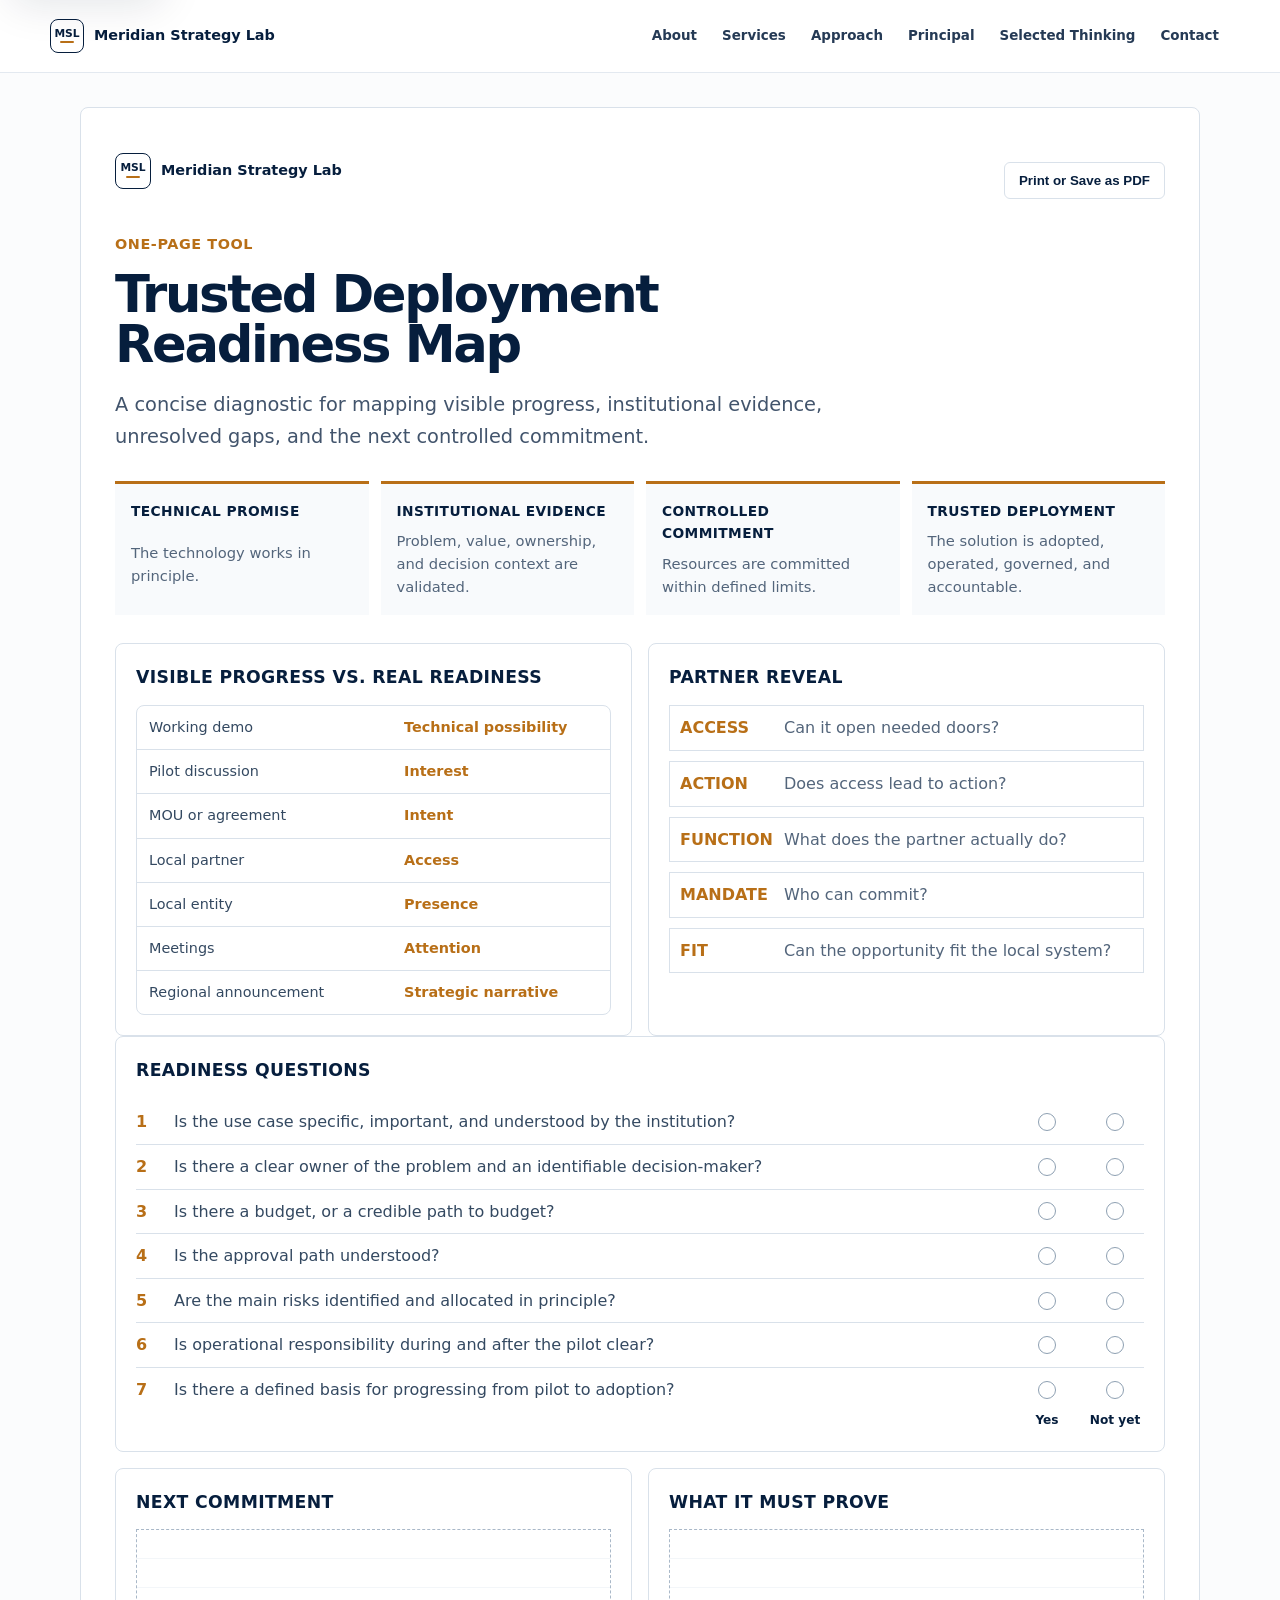
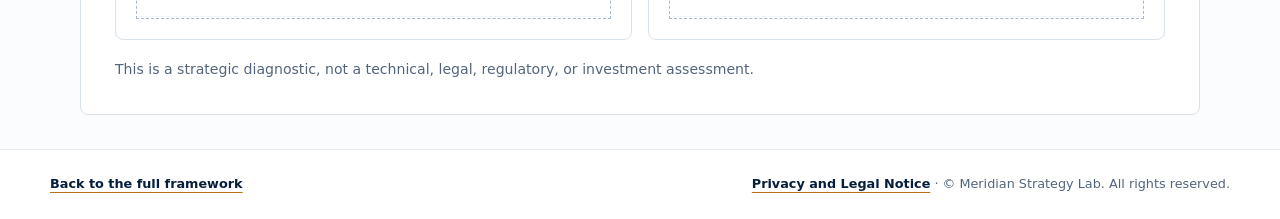
<file: tools/trusted-deployment-readiness-map/index.html>
<!doctype html>
<html lang="en">
  <head>
    <meta charset="utf-8">
    <meta name="viewport" content="width=device-width, initial-scale=1">
    <title>Trusted Deployment Readiness Map | Meridian Strategy Lab</title>
    <meta
      name="description"
      content="A print-friendly Meridian Strategy Lab readiness map for assessing visible progress, institutional evidence, unresolved gaps, and the next controlled commitment."
    >
    <link rel="canonical" href="https://www.meridianstrategylab.com/tools/trusted-deployment-readiness-map/">
    <meta property="og:title" content="Trusted Deployment Readiness Map | Meridian Strategy Lab">
    <meta
      property="og:description"
      content="A concise diagnostic for mapping visible progress, institutional evidence, unresolved gaps, and the next controlled commitment."
    >
    <meta property="og:type" content="website">
    <meta property="og:url" content="https://www.meridianstrategylab.com/tools/trusted-deployment-readiness-map/">
    <meta property="og:image" content="https://www.meridianstrategylab.com/assets/og-image.jpg">
    <meta property="og:image:width" content="1200">
    <meta property="og:image:height" content="630">
    <meta name="theme-color" content="#061e3d">
    <link rel="icon" href="../../assets/favicon.svg" type="image/svg+xml">
    <link rel="stylesheet" href="../../styles.css?v=20260717-3">
    <script src="../../script.js?v=20260717-3" defer></script>
  </head>
  <body class="tool-page">
    <a class="skip-link" href="#main">Skip to content</a>

    <header class="site-header tool-header" data-header>
      <div class="shell header-shell">
        <a class="brand" href="../../#home" aria-label="Meridian Strategy Lab home">
          <span class="brand-mark" aria-hidden="true">
            <span class="brand-initials">MSL</span>
            <span class="brand-rule"></span>
          </span>
          <span class="brand-name">Meridian Strategy Lab</span>
        </a>

        <button class="menu-button" type="button" aria-label="Open navigation" aria-expanded="false" data-menu-button>
          <span aria-hidden="true"></span>
          <span aria-hidden="true"></span>
          <span aria-hidden="true"></span>
        </button>

        <nav class="site-nav" aria-label="Primary navigation" data-nav>
          <a href="../../#about">About</a>
          <a href="../../#services">Services</a>
          <a href="../../#approach">Approach</a>
          <a href="../../#principal">Principal</a>
          <a href="/#selected-thinking">Selected Thinking</a>
          <a href="../../#contact">Contact</a>
        </nav>
      </div>
    </header>

    <main id="main" class="map-page">
      <section class="map-sheet" aria-labelledby="map-title">
        <div class="map-topline">
          <div class="footer-brand" aria-label="Meridian Strategy Lab">
            <span class="brand-mark footer-mark" aria-hidden="true">
              <span class="brand-initials">MSL</span>
              <span class="brand-rule"></span>
            </span>
            <span class="footer-wordmark">Meridian Strategy Lab</span>
          </div>
          <button class="print-button" type="button" data-print-button>Print or Save as PDF</button>
        </div>

        <p class="section-kicker">One-Page Tool</p>
        <h1 id="map-title">Trusted Deployment Readiness Map</h1>
        <p class="map-intro">
          A concise diagnostic for mapping visible progress, institutional evidence, unresolved gaps, and the next
          controlled commitment.
        </p>

        <ol class="map-pathway" aria-label="Four-stage trusted deployment pathway">
          <li><strong>Technical Promise</strong><span>The technology works in principle.</span></li>
          <li><strong>Institutional Evidence</strong><span>Problem, value, ownership, and decision context are validated.</span></li>
          <li><strong>Controlled Commitment</strong><span>Resources are committed within defined limits.</span></li>
          <li><strong>Trusted Deployment</strong><span>The solution is adopted, operated, governed, and accountable.</span></li>
        </ol>

        <div class="map-grid">
          <section class="map-card">
            <h2>Visible Progress vs. Real Readiness</h2>
            <div class="compact-compare">
              <div><span>Working demo</span><strong>Technical possibility</strong></div>
              <div><span>Pilot discussion</span><strong>Interest</strong></div>
              <div><span>MOU or agreement</span><strong>Intent</strong></div>
              <div><span>Local partner</span><strong>Access</strong></div>
              <div><span>Local entity</span><strong>Presence</strong></div>
              <div><span>Meetings</span><strong>Attention</strong></div>
              <div><span>Regional announcement</span><strong>Strategic narrative</strong></div>
            </div>
          </section>

          <section class="map-card">
            <h2>Partner Reveal</h2>
            <ul class="map-pill-list">
              <li><strong>Access</strong><span>Can it open needed doors?</span></li>
              <li><strong>Action</strong><span>Does access lead to action?</span></li>
              <li><strong>Function</strong><span>What does the partner actually do?</span></li>
              <li><strong>Mandate</strong><span>Who can commit?</span></li>
              <li><strong>Fit</strong><span>Can the opportunity fit the local system?</span></li>
            </ul>
          </section>
        </div>

        <section class="map-card">
          <h2>Readiness Questions</h2>
          <ol class="map-questions">
            <li><span>Is the use case specific, important, and understood by the institution?</span><i></i><i></i></li>
            <li><span>Is there a clear owner of the problem and an identifiable decision-maker?</span><i></i><i></i></li>
            <li><span>Is there a budget, or a credible path to budget?</span><i></i><i></i></li>
            <li><span>Is the approval path understood?</span><i></i><i></i></li>
            <li><span>Are the main risks identified and allocated in principle?</span><i></i><i></i></li>
            <li><span>Is operational responsibility during and after the pilot clear?</span><i></i><i></i></li>
            <li><span>Is there a defined basis for progressing from pilot to adoption?</span><i></i><i></i></li>
          </ol>
          <div class="map-question-key" aria-hidden="true">
            <span>Yes</span>
            <span>Not yet</span>
          </div>
        </section>

        <section class="map-grid map-notes">
          <div class="map-card">
            <h2>Next commitment</h2>
            <div class="write-area"></div>
          </div>
          <div class="map-card">
            <h2>What it must prove</h2>
            <div class="write-area"></div>
          </div>
        </section>

        <p class="map-footer-note">
          This is a strategic diagnostic, not a technical, legal, regulatory, or investment assessment.
        </p>
      </section>
    </main>

    <footer class="site-footer tool-footer">
      <div class="shell footer-shell">
        <p><a href="../../thinking/from-technical-promise-to-trusted-deployment/">Back to the full framework</a></p>
        <p><a class="footer-link" href="../../privacy/">Privacy and Legal Notice</a> · © Meridian Strategy Lab. All rights reserved.</p>
      </div>
    </footer>
  </body>
</html>
</file>
<file: styles.css>
:root {
  --ink: #061e3d;
  --navy: #061e3d;
  --blue: #16466d;
  --brass: #b86f17;
  --paper: #ffffff;
  --mist: #f4f7fa;
  --line: #d9e1ea;
  --muted: #5f6f82;
  --shadow: 0 18px 44px rgba(8, 26, 52, 0.12);
  --header-height: 72px;
}

* {
  box-sizing: border-box;
}

html {
  scroll-behavior: smooth;
}

body {
  margin: 0;
  color: var(--ink);
  background: var(--paper);
  font-family: Inter, ui-sans-serif, system-ui, -apple-system, BlinkMacSystemFont, "Segoe UI", sans-serif;
  font-size: 16px;
  line-height: 1.6;
}

img,
svg {
  display: block;
}

a {
  color: inherit;
  text-decoration: none;
}

.skip-link {
  position: fixed;
  top: 12px;
  left: 12px;
  z-index: 100;
  transform: translateY(-160%);
  border-radius: 6px;
  background: var(--paper);
  color: var(--ink);
  padding: 10px 14px;
  box-shadow: var(--shadow);
  transition: transform 160ms ease;
}

.skip-link:focus {
  transform: translateY(0);
}

.shell {
  width: min(1180px, calc(100% - 48px));
  margin: 0 auto;
}

.site-header {
  position: sticky;
  top: 0;
  z-index: 30;
  min-height: var(--header-height);
  border-bottom: 1px solid rgba(217, 225, 234, 0.72);
  background: rgba(255, 255, 255, 0.95);
  backdrop-filter: blur(14px);
}

.header-shell {
  min-height: var(--header-height);
  display: flex;
  align-items: center;
  justify-content: space-between;
  gap: 20px;
}

.brand,
.footer-brand {
  display: inline-flex;
  min-width: 0;
  align-items: center;
  gap: 10px;
  font-weight: 760;
}

.brand-mark {
  display: inline-flex;
  width: 34px;
  height: 34px;
  flex: 0 0 auto;
  flex-direction: column;
  align-items: center;
  justify-content: center;
  gap: 2px;
  border: 1px solid var(--navy);
  border-radius: 8px;
  background: var(--paper);
  color: var(--navy);
}

.brand-initials {
  font-size: 0.67rem;
  font-weight: 850;
  line-height: 1;
}

.brand-rule {
  width: 14px;
  height: 2px;
  border-radius: 999px;
  background: var(--brass);
}

.brand-name,
.footer-wordmark {
  color: var(--navy);
  font-size: 0.9rem;
  font-weight: 760;
  white-space: nowrap;
}

.site-nav {
  display: flex;
  align-items: center;
  gap: 3px;
}

.site-nav a {
  border-radius: 6px;
  color: #253a55;
  font-size: 0.84rem;
  font-weight: 720;
  padding: 9px 11px;
  white-space: nowrap;
  transition: background 160ms ease, color 160ms ease;
}

.site-nav a:hover,
.site-nav a:focus-visible,
.site-nav a.is-active {
  background: #edf4f8;
  color: var(--navy);
  outline: none;
}

.menu-button {
  display: none;
  width: 44px;
  height: 44px;
  border: 1px solid var(--line);
  border-radius: 8px;
  background: var(--paper);
  color: var(--ink);
  place-items: center;
}

.menu-button span {
  display: block;
  width: 19px;
  height: 2px;
  margin: 3px auto;
  border-radius: 2px;
  background: currentColor;
}

.hero {
  position: relative;
  min-height: min(760px, calc(100svh - var(--header-height)));
  display: grid;
  align-items: center;
  overflow: hidden;
  color: var(--paper);
  isolation: isolate;
}

.hero-media {
  position: absolute;
  inset: 0;
  z-index: -2;
  background-image: url("assets/hero-initiative-architecture.webp");
  background-position: center;
  background-size: cover;
}

.hero::after {
  content: "";
  position: absolute;
  inset: 0;
  z-index: -1;
  background:
    linear-gradient(90deg, rgba(5, 19, 39, 0.96) 0%, rgba(5, 19, 39, 0.86) 46%, rgba(5, 19, 39, 0.28) 100%),
    linear-gradient(180deg, rgba(5, 19, 39, 0.08) 0%, rgba(5, 19, 39, 0.62) 100%);
}

.hero-shell {
  padding: 80px 0 92px;
}

.eyebrow,
.section-kicker,
.ai-note-label {
  margin: 0 0 13px;
  color: var(--brass);
  font-size: clamp(0.82rem, 0.79rem + 0.14vw, 0.9rem);
  font-weight: 850;
  letter-spacing: 0.04em;
  text-transform: uppercase;
}

.hero .eyebrow {
  color: #e1a354;
}

.hero h1 {
  max-width: 780px;
  margin: 0;
  font-size: clamp(3.7rem, 7vw, 6.2rem);
  line-height: 0.96;
  letter-spacing: -0.045em;
}

.hero-copy {
  max-width: 720px;
  margin: 28px 0 0;
  color: rgba(255, 255, 255, 0.9);
  font-size: clamp(1.05rem, 0.98rem + 0.3vw, 1.24rem);
  line-height: 1.65;
}

.section {
  padding: 92px 0;
  scroll-margin-top: var(--header-height);
}

.section-muted {
  background: var(--mist);
}

.section-heading {
  max-width: 760px;
  margin-bottom: 38px;
}

.wide-heading {
  max-width: 900px;
}

.section h2,
.contact-section h2 {
  margin: 0;
  color: var(--navy);
  font-size: clamp(2.1rem, 1.78rem + 1vw, 2.55rem);
  line-height: 1.1;
  letter-spacing: -0.025em;
}

.section-intro {
  max-width: 860px;
  margin-top: 20px;
  color: #42546c;
  font-size: 1.04rem;
  line-height: 1.68;
}

.section-intro p {
  margin: 0;
}

.section-intro p + p {
  margin-top: 12px;
}

.about-grid,
.service-grid {
  display: grid;
  grid-template-columns: repeat(2, minmax(0, 1fr));
  gap: 18px;
}

.content-card,
.service-card {
  min-width: 0;
  border: 1px solid var(--line);
  border-radius: 8px;
  background: var(--paper);
  padding: 30px;
}

.content-card {
  display: flex;
  flex-direction: column;
}

.content-card h3,
.group-heading h3,
.service-card h4,
.work-card h3 {
  margin: 0;
  color: var(--navy);
  letter-spacing: -0.015em;
}

.content-card h3 {
  font-size: 1.42rem;
}

.card-lead {
  margin: 17px 0 0;
  color: #344961;
  font-size: 1.02rem;
  line-height: 1.66;
}

.ai-note {
  display: grid;
  grid-template-columns: minmax(220px, 0.38fr) minmax(0, 1fr);
  gap: 40px;
  align-items: start;
  margin-top: 18px;
  border-left: 4px solid var(--brass);
  border-radius: 0 8px 8px 0;
  background: var(--navy);
  color: var(--paper);
  padding: 28px 30px;
}

.ai-note-label,
.ai-note p {
  margin-top: 0;
}

.ai-note-label {
  margin-bottom: 0;
  color: #e1a354;
}

.ai-note p:last-child {
  margin: 0;
  color: rgba(255, 255, 255, 0.82);
}

.service-group {
  margin-top: 62px;
}

.extended-group {
  padding-top: 62px;
  border-top: 1px solid var(--line);
}

.group-heading {
  display: grid;
  grid-template-columns: minmax(180px, 0.36fr) minmax(0, 1fr);
  gap: 32px;
  align-items: baseline;
  margin-bottom: 24px;
}

.group-heading .section-kicker {
  margin: 0;
}

.group-heading h3 {
  font-size: 1.45rem;
  line-height: 1.3;
}

.service-card {
  display: flex;
  flex-direction: column;
  border-top: 3px solid var(--brass);
}

.service-card-quiet {
  border-top-color: var(--blue);
}

.card-heading-row,
.work-heading {
  display: grid;
  grid-template-columns: auto minmax(0, 1fr);
  gap: 14px;
  align-items: baseline;
}

.card-number,
.work-number {
  color: var(--brass);
  font-size: 0.9rem;
  font-weight: 900;
}

.service-card h4 {
  font-size: 1.28rem;
  line-height: 1.3;
}

.disclosure {
  margin-top: 24px;
  border-top: 1px solid var(--line);
  padding-top: 14px;
}

.content-card .disclosure,
.service-card .disclosure {
  margin-top: auto;
  padding-top: 16px;
}

.disclosure summary {
  display: inline-flex;
  align-items: center;
  gap: 9px;
  color: var(--navy);
  cursor: pointer;
  font-size: 0.9rem;
  font-weight: 820;
  list-style: none;
}

.disclosure summary::-webkit-details-marker {
  display: none;
}

.disclosure summary::after {
  content: "+";
  display: inline-grid;
  width: 20px;
  height: 20px;
  place-items: center;
  border: 1px solid var(--line);
  border-radius: 50%;
  color: var(--brass);
  font-size: 1rem;
  line-height: 1;
}

.disclosure[open] summary::after {
  content: "−";
}

.disclosure[open] .more-closed,
.disclosure:not([open]) .more-open {
  display: none;
}

.disclosure-content {
  display: grid;
  gap: 16px;
  margin-top: 18px;
  padding: 2px 6px 4px;
}

.disclosure-content p {
  margin: 0;
  color: var(--muted);
  line-height: 1.72;
}

.work-list {
  display: grid;
  grid-template-columns: repeat(2, minmax(0, 1fr));
  gap: 18px;
}

.work-card {
  min-width: 0;
  border: 1px solid var(--line);
  border-radius: 8px;
  background: var(--paper);
  padding: 30px;
}

.work-card h3 {
  font-size: 1.34rem;
  line-height: 1.3;
}

.work-subtitle {
  margin: 9px 0 0;
  color: #42546c;
  font-weight: 670;
  line-height: 1.5;
}

.service-fit {
  margin-top: 4px !important;
  border-top: 1px solid var(--line);
  padding-top: 14px;
  color: #344961 !important;
  font-size: 0.9rem;
}

.service-fit strong {
  color: var(--navy);
}

.thinking-card {
  display: grid;
  grid-template-columns: minmax(0, 1fr) minmax(320px, 0.68fr);
  gap: 34px;
  align-items: stretch;
  border: 1px solid var(--line);
  border-radius: 8px;
  background: var(--paper);
  padding: 34px;
}

.thinking-card h3 {
  margin: 0;
  color: var(--navy);
  font-size: clamp(1.65rem, 1.42rem + 0.8vw, 2.2rem);
  line-height: 1.12;
  letter-spacing: -0.025em;
}

.thinking-card p:not(.section-kicker) {
  max-width: 760px;
  margin: 18px 0 0;
  color: #42546c;
  line-height: 1.72;
}

.text-link {
  display: inline-flex;
  align-items: center;
  gap: 10px;
  margin-top: 22px;
  color: var(--navy);
  font-size: 0.95rem;
  font-weight: 820;
  text-decoration: underline;
  text-decoration-color: var(--brass);
  text-underline-offset: 5px;
}

.text-link::after {
  content: "→";
  color: var(--brass);
  text-decoration: none;
}

.thinking-pathway {
  display: grid;
  gap: 10px;
  align-content: center;
  border-left: 3px solid var(--brass);
  background: #f8fafc;
  padding: 24px;
}

.thinking-pathway span {
  display: grid;
  grid-template-columns: 22px minmax(0, 1fr);
  gap: 10px;
  align-items: center;
  color: var(--navy);
  font-size: 0.86rem;
  font-weight: 820;
  letter-spacing: 0.02em;
  text-transform: uppercase;
}

.thinking-pathway span::before {
  content: "";
  width: 9px;
  height: 9px;
  margin-left: 6px;
  border: 1px solid var(--brass);
  border-radius: 50%;
  background: var(--paper);
}

.insight-page,
.tool-page {
  background: #fbfcfd;
}

.insight-hero {
  border-bottom: 1px solid var(--line);
  background:
    radial-gradient(circle at top right, rgba(184, 111, 23, 0.09), transparent 34%),
    linear-gradient(180deg, #ffffff 0%, #f7f9fb 100%);
  padding: 82px 0 58px;
}

.insight-hero-grid {
  display: grid;
  grid-template-columns: minmax(0, 1fr) minmax(300px, 0.52fr);
  gap: 54px;
  align-items: center;
}

.insight-hero h1,
.map-sheet h1 {
  margin: 0;
  color: var(--navy);
  font-size: clamp(2.9rem, 4.5vw, 5.2rem);
  line-height: 0.98;
  letter-spacing: -0.045em;
}

.insight-subtitle,
.map-intro {
  max-width: 760px;
  margin: 20px 0 0;
  color: #42546c;
  font-size: clamp(1.08rem, 1.01rem + 0.25vw, 1.22rem);
  line-height: 1.65;
}

.insight-date {
  margin: 22px 0 0;
  color: var(--brass);
  font-size: 0.92rem;
  font-weight: 820;
}

.insight-statement {
  border-left: 3px solid var(--brass);
  background: rgba(255, 255, 255, 0.78);
  padding: 24px 28px;
}

.insight-statement p {
  margin: 0;
  color: #42546c;
  font-size: 1.06rem;
  line-height: 1.64;
}

.insight-statement p + p {
  margin-top: 8px;
}

.insight-statement strong {
  color: var(--navy);
}

.pathway {
  display: grid;
  grid-template-columns: repeat(4, minmax(0, 1fr));
  gap: 18px;
  margin: 56px 0 0;
  padding: 0;
  list-style: none;
}

.pathway li {
  position: relative;
  display: grid;
  gap: 10px;
  border: 1px solid var(--line);
  border-radius: 8px;
  background: var(--paper);
  padding: 22px;
}

.pathway-number {
  display: inline-grid;
  width: 28px;
  height: 28px;
  place-items: center;
  border-radius: 50%;
  background: var(--navy);
  color: var(--paper);
  font-size: 0.78rem;
  font-weight: 850;
}

.pathway-icon {
  color: var(--brass);
  font-size: 1.4rem;
  line-height: 1;
}

.pathway strong,
.commitment-timeline strong,
.map-pathway strong {
  color: var(--navy);
  font-size: 0.86rem;
  letter-spacing: 0.03em;
  text-transform: uppercase;
}

.pathway span:last-child,
.commitment-timeline span,
.map-pathway span {
  color: #53657b;
  font-size: 0.92rem;
  line-height: 1.55;
}

.insight-section h2 {
  max-width: 860px;
}

.section-note {
  max-width: 720px;
  margin: 18px 0 0;
  color: #42546c;
  font-size: 1.03rem;
  line-height: 1.68;
}

.two-column-section {
  display: grid;
  grid-template-columns: minmax(0, 0.72fr) minmax(420px, 1fr);
  gap: 46px;
  align-items: start;
}

.signal-list,
.compact-compare {
  overflow: hidden;
  border: 1px solid var(--line);
  border-radius: 8px;
  background: var(--paper);
}

.signal-list div,
.compact-compare div {
  display: grid;
  grid-template-columns: minmax(0, 1.1fr) minmax(0, 0.9fr);
  gap: 18px;
  padding: 14px 18px;
}

.signal-list div + div,
.compact-compare div + div {
  border-top: 1px solid var(--line);
}

.signal-list span,
.compact-compare span {
  color: #344961;
}

.signal-list strong,
.compact-compare strong {
  color: var(--brass);
}

.insight-callout {
  margin: 28px 0 0;
  border-left: 3px solid var(--brass);
  background: #f8fafc;
  color: #344961;
  padding: 18px 22px;
  line-height: 1.7;
}

.partner-grid {
  display: grid;
  grid-template-columns: repeat(5, minmax(0, 1fr));
  gap: 12px;
}

.partner-card {
  border: 1px solid var(--line);
  border-radius: 8px;
  background: var(--paper);
  overflow: hidden;
}

.partner-card button {
  width: 100%;
  min-height: 152px;
  border: 0;
  background: transparent;
  color: var(--navy);
  cursor: pointer;
  padding: 20px;
  text-align: left;
}

.partner-card button span {
  display: block;
  color: var(--navy);
  font-weight: 880;
  letter-spacing: 0.04em;
  text-transform: uppercase;
}

.partner-card button small {
  display: block;
  margin-top: 14px;
  color: #42546c;
  font-size: 0.84rem;
  line-height: 1.55;
}

.partner-panel {
  border-top: 1px solid var(--line);
  padding: 0 20px 20px;
}

.partner-panel p {
  margin: 14px 0 0;
  color: var(--muted);
  font-size: 0.92rem;
  line-height: 1.68;
}

.js .partner-card:not(.is-open) .partner-panel {
  display: none;
}

.partner-card.is-open {
  border-color: rgba(184, 111, 23, 0.58);
}

.market-compare {
  display: grid;
  grid-template-columns: minmax(0, 1fr) auto minmax(0, 1fr);
  gap: 16px;
  align-items: stretch;
}

.market-panel {
  border: 1px solid var(--line);
  border-top: 4px solid var(--blue);
  border-radius: 8px;
  background: var(--paper);
  padding: 26px;
}

.market-panel-accent {
  border-top-color: var(--brass);
}

.market-panel h3,
.map-card h2 {
  margin: 0;
  color: var(--navy);
  font-size: 1.08rem;
  letter-spacing: 0.02em;
  text-transform: uppercase;
}

.market-panel p {
  margin: 8px 0 16px;
  color: #53657b;
  font-size: 0.92rem;
  font-weight: 720;
}

.market-panel ul,
.lower-tool-card ul,
.article-body ul,
.article-body ol {
  margin: 0;
  padding-left: 1.2rem;
}

.market-panel li,
.lower-tool-card li {
  color: #344961;
  line-height: 1.68;
}

.entry-divider {
  display: grid;
  width: 92px;
  place-items: center;
  align-self: center;
  border-radius: 999px;
  background: var(--navy);
  color: var(--paper);
  font-size: 0.76rem;
  font-weight: 840;
  line-height: 1.25;
  padding: 15px 12px;
  text-align: center;
}

.commitment-timeline {
  display: grid;
  grid-template-columns: repeat(3, minmax(0, 1fr));
  gap: 16px;
  margin: 0;
  padding: 0;
  list-style: none;
  counter-reset: commitment;
}

.commitment-timeline li {
  counter-increment: commitment;
  display: grid;
  gap: 10px;
  border: 1px solid var(--line);
  border-radius: 8px;
  background: var(--paper);
  padding: 22px;
}

.commitment-timeline li::before {
  content: counter(commitment, decimal-leading-zero);
  color: var(--brass);
  font-weight: 900;
}

.readiness-grid {
  display: grid;
  grid-template-columns: minmax(0, 0.62fr) minmax(480px, 1fr);
  gap: 46px;
  align-items: start;
}

.readiness-check {
  border: 1px solid var(--line);
  border-radius: 8px;
  background: var(--paper);
  padding: 26px;
}

.readiness-check fieldset {
  margin: 0;
  border: 0;
  padding: 0;
}

.sr-only {
  position: absolute;
  width: 1px;
  height: 1px;
  overflow: hidden;
  clip: rect(0, 0, 0, 0);
  white-space: nowrap;
}

.readiness-question {
  display: grid;
  grid-template-columns: minmax(0, 1fr) auto auto;
  gap: 10px;
  align-items: center;
  padding: 13px 0;
}

.readiness-question + .readiness-question {
  border-top: 1px solid var(--line);
}

.readiness-question p {
  margin: 0;
  color: #344961;
  line-height: 1.5;
}

.readiness-question label {
  display: inline-flex;
  align-items: center;
  gap: 7px;
  border: 1px solid var(--line);
  border-radius: 6px;
  color: var(--navy);
  cursor: pointer;
  font-size: 0.86rem;
  font-weight: 760;
  padding: 7px 10px;
}

.readiness-question label:has(input:checked) {
  border-color: var(--brass);
  background: rgba(184, 111, 23, 0.08);
}

.readiness-result {
  margin-top: 22px;
  border-left: 3px solid var(--brass);
  background: #f8fafc;
  padding: 18px;
}

.readiness-result p {
  margin: 0;
  color: #42546c;
  line-height: 1.62;
}

.readiness-result p + p {
  margin-top: 8px;
}

.result-label {
  color: var(--navy) !important;
  font-weight: 850;
  letter-spacing: 0.03em;
  text-transform: uppercase;
}

.readiness-disclaimer {
  margin: 18px 0 0;
  color: #53657b;
  font-size: 0.9rem;
}

.reset-button,
.print-button {
  display: inline-flex;
  margin-top: 20px;
  border: 1px solid var(--line);
  border-radius: 6px;
  background: var(--paper);
  color: var(--navy);
  cursor: pointer;
  font-weight: 820;
  padding: 10px 14px;
}

.article-layout {
  display: grid;
  grid-template-columns: minmax(220px, 0.36fr) minmax(0, 760px);
  gap: 52px;
  align-items: start;
}

.article-contents {
  position: sticky;
  top: calc(var(--header-height) + 24px);
  display: grid;
  gap: 10px;
  border-left: 3px solid var(--brass);
  padding-left: 18px;
}

.article-contents a {
  color: #42546c;
  font-size: 0.9rem;
  line-height: 1.45;
}

.article-contents a:hover,
.article-contents a:focus-visible {
  color: var(--navy);
}

.analysis-toggle {
  display: inline-flex;
  align-items: center;
  gap: 10px;
  border: 1px solid rgba(184, 111, 23, 0.48);
  border-radius: 6px;
  background: var(--paper);
  color: var(--navy);
  cursor: pointer;
  font-size: 0.96rem;
  font-weight: 850;
  padding: 12px 16px;
}

.analysis-toggle::after {
  content: "+";
  display: inline-grid;
  width: 20px;
  height: 20px;
  place-items: center;
  border: 1px solid var(--line);
  border-radius: 50%;
  color: var(--brass);
}

.analysis-toggle[aria-expanded="true"]::after {
  content: "−";
}

.article-body {
  grid-column: 2;
  max-width: 760px;
}

.article-body section + section {
  margin-top: 48px;
}

.article-body h3 {
  margin: 0 0 18px;
  color: var(--navy);
  font-size: 1.55rem;
  line-height: 1.25;
}

.article-body p,
.article-body li {
  color: #344961;
  font-size: 1.02rem;
  line-height: 1.78;
}

.article-body p {
  margin: 0;
}

.article-body p + p,
.article-body p + ul,
.article-body p + ol,
.article-body ul + p,
.article-body ol + p {
  margin-top: 16px;
}

.lower-tool-card {
  border: 1px solid rgba(184, 111, 23, 0.42);
  border-radius: 8px;
  background: var(--paper);
  padding: 34px;
}

.lower-tool-card h2 {
  margin: 0;
}

.lower-tool-card p {
  max-width: 780px;
  margin: 16px 0 0;
  color: #42546c;
  line-height: 1.7;
}

.lower-tool-card ul {
  margin-top: 18px;
}

.closing-section {
  background: var(--navy);
  color: var(--paper);
  text-align: center;
}

.closing-section h2 {
  margin: 12px auto;
  color: var(--paper);
}

.closing-section p {
  max-width: 760px;
  margin: 0 auto;
  color: rgba(255, 255, 255, 0.8);
  font-size: 1.05rem;
  line-height: 1.68;
}

.closing-section .text-link {
  color: var(--paper);
}

.map-page {
  padding: 34px 0;
}

.map-sheet {
  width: min(1120px, calc(100% - 44px));
  margin: 0 auto;
  border: 1px solid var(--line);
  border-radius: 8px;
  background: var(--paper);
  padding: 34px;
}

.map-topline {
  display: flex;
  align-items: center;
  justify-content: space-between;
  gap: 20px;
  margin-bottom: 34px;
}

.map-sheet h1 {
  max-width: 820px;
  font-size: clamp(2.25rem, 4vw, 4.1rem);
}

.map-pathway {
  display: grid;
  grid-template-columns: repeat(4, minmax(0, 1fr));
  gap: 12px;
  margin: 28px 0;
  padding: 0;
  list-style: none;
}

.map-pathway li {
  display: grid;
  gap: 8px;
  border-top: 3px solid var(--brass);
  background: #f8fafc;
  padding: 16px;
}

.map-grid {
  display: grid;
  grid-template-columns: repeat(2, minmax(0, 1fr));
  gap: 16px;
}

.map-card {
  border: 1px solid var(--line);
  border-radius: 8px;
  background: var(--paper);
  padding: 20px;
}

.compact-compare {
  margin-top: 14px;
}

.compact-compare div {
  padding: 10px 12px;
  font-size: 0.9rem;
}

.map-pill-list {
  display: grid;
  gap: 10px;
  margin: 14px 0 0;
  padding: 0;
  list-style: none;
}

.map-pill-list li {
  display: grid;
  grid-template-columns: 94px minmax(0, 1fr);
  gap: 10px;
  border: 1px solid var(--line);
  padding: 9px 10px;
}

.map-pill-list strong {
  color: var(--brass);
  text-transform: uppercase;
}

.map-pill-list span,
.map-footer-note {
  color: #53657b;
}

.map-questions {
  margin: 16px 0 0;
  padding: 0;
  list-style: none;
  counter-reset: map-questions;
}

.map-questions li {
  counter-increment: map-questions;
  display: grid;
  grid-template-columns: 28px minmax(0, 1fr) 58px 58px;
  gap: 10px;
  align-items: center;
  padding: 9px 0;
}

.map-questions li::before {
  content: counter(map-questions);
  color: var(--brass);
  font-weight: 850;
}

.map-questions li + li {
  border-top: 1px solid var(--line);
}

.map-questions span {
  color: #344961;
}

.map-questions i {
  width: 18px;
  height: 18px;
  justify-self: center;
  border: 1px solid #8ea0b2;
  border-radius: 50%;
}

.map-question-key {
  display: grid;
  grid-template-columns: 58px 58px;
  justify-content: end;
  gap: 10px;
  color: var(--navy);
  font-size: 0.76rem;
  font-weight: 820;
  text-align: center;
}

.map-notes {
  margin-top: 16px;
}

.write-area {
  min-height: 90px;
  margin-top: 12px;
  border: 1px dashed #a9b8c8;
  background: repeating-linear-gradient(#fff, #fff 28px, #e7edf3 29px);
}

.map-footer-note {
  margin: 18px 0 0;
  font-size: 0.88rem;
}

.tool-footer a {
  color: var(--navy);
  font-weight: 760;
  text-decoration: underline;
  text-decoration-color: var(--brass);
  text-underline-offset: 4px;
}

.contact-section {
  background: var(--ink);
  color: var(--paper);
}

.contact-grid {
  display: grid;
  grid-template-columns: minmax(0, 0.88fr) minmax(380px, 0.82fr);
  gap: 58px;
  align-items: center;
}

.contact-section h2 {
  color: var(--paper);
}

.contact-panel {
  border: 1px solid rgba(255, 255, 255, 0.16);
  border-radius: 8px;
  background: rgba(255, 255, 255, 0.06);
  padding: 30px;
}

.contact-panel p {
  margin: 0;
  color: rgba(255, 255, 255, 0.78);
}

.email-link {
  display: inline-flex;
  margin-top: 20px;
  color: var(--paper);
  font-size: 1.22rem;
  font-weight: 800;
  text-decoration: underline;
  text-decoration-color: var(--brass);
  text-underline-offset: 5px;
}

.site-footer {
  border-top: 1px solid rgba(217, 225, 234, 0.64);
  background: var(--paper);
  color: #53657b;
}

.footer-shell {
  display: flex;
  align-items: center;
  justify-content: space-between;
  gap: 28px;
  padding: 24px 0;
}

.footer-mark {
  width: 36px;
  height: 36px;
}

.footer-shell > p {
  margin: 0;
  font-size: 0.8rem;
}

@media (max-width: 900px) {
  :root {
    --header-height: 66px;
  }

  .shell {
    width: min(100% - 36px, 820px);
  }

  .menu-button {
    display: grid;
  }

  .site-nav {
    position: absolute;
    top: calc(100% + 1px);
    left: 18px;
    right: 18px;
    display: none;
    flex-direction: column;
    align-items: stretch;
    border: 1px solid var(--line);
    border-radius: 8px;
    background: var(--paper);
    padding: 8px;
    box-shadow: var(--shadow);
  }

  .site-header.nav-open .site-nav {
    display: flex;
  }

  .site-nav a {
    padding: 11px 12px;
    font-size: 0.92rem;
  }

  .about-grid,
  .service-grid,
  .work-list,
  .contact-grid,
  .thinking-card,
  .insight-hero-grid,
  .two-column-section,
  .readiness-grid,
  .article-layout,
  .map-grid {
    grid-template-columns: 1fr;
  }

  .thinking-pathway {
    border-left: 0;
    border-top: 3px solid var(--brass);
  }

  .pathway,
  .partner-grid,
  .commitment-timeline,
  .map-pathway {
    grid-template-columns: repeat(2, minmax(0, 1fr));
  }

  .market-compare {
    grid-template-columns: 1fr;
  }

  .entry-divider {
    width: auto;
    min-height: auto;
    border-radius: 8px;
  }

  .article-contents {
    position: static;
  }

  .article-body {
    grid-column: auto;
  }

  .contact-grid {
    gap: 30px;
  }
}

@media (max-width: 640px) {
  body {
    font-size: 15px;
  }

  .shell {
    width: min(100% - 32px, 560px);
  }

  .brand-name {
    max-width: calc(100vw - 124px);
    overflow: hidden;
    font-size: 0.82rem;
    text-overflow: ellipsis;
  }

  .hero {
    min-height: calc(100svh - var(--header-height));
  }

  .hero-media {
    background-position: 58% center;
  }

  .hero::after {
    background:
      linear-gradient(90deg, rgba(5, 19, 39, 0.95) 0%, rgba(5, 19, 39, 0.8) 100%),
      linear-gradient(180deg, rgba(5, 19, 39, 0.18) 0%, rgba(5, 19, 39, 0.7) 100%);
  }

  .hero-shell {
    padding: 62px 0 70px;
  }

  .hero h1 {
    font-size: clamp(3rem, 15vw, 4.15rem);
    line-height: 0.98;
  }

  .hero-copy {
    margin-top: 22px;
    font-size: 1rem;
    line-height: 1.58;
  }

  .section {
    padding: 68px 0;
  }

  .section h2,
  .contact-section h2 {
    font-size: 1.95rem;
  }

  .content-card,
  .service-card,
  .work-card,
  .contact-panel,
  .thinking-card,
  .lower-tool-card,
  .map-sheet {
    padding: 22px;
  }

  .ai-note,
  .group-heading {
    grid-template-columns: 1fr;
    gap: 12px;
  }

  .service-group,
  .extended-group {
    margin-top: 46px;
  }

  .extended-group {
    padding-top: 46px;
  }

  .email-link {
    font-size: 1.04rem;
    overflow-wrap: anywhere;
  }

  .insight-hero {
    padding: 62px 0 42px;
  }

  .insight-hero h1 {
    font-size: clamp(2.7rem, 13vw, 4.1rem);
  }

  .pathway,
  .partner-grid,
  .commitment-timeline,
  .map-pathway {
    grid-template-columns: 1fr;
  }

  .readiness-question {
    grid-template-columns: 1fr 1fr;
  }

  .readiness-question p {
    grid-column: 1 / -1;
  }

  .signal-list div,
  .compact-compare div {
    grid-template-columns: 1fr;
    gap: 4px;
  }

  .map-topline {
    align-items: flex-start;
    flex-direction: column;
  }

  .map-questions li {
    grid-template-columns: 22px minmax(0, 1fr) 44px 44px;
    font-size: 0.9rem;
  }

  .footer-shell {
    align-items: flex-start;
    flex-direction: column;
    gap: 14px;
  }

  .footer-wordmark {
    white-space: normal;
  }
}

@media print {
  :root {
    --header-height: 0px;
  }

  body {
    background: #fff;
  }

  .site-header,
  .site-footer,
  .skip-link,
  .print-button {
    display: none !important;
  }

  .map-page {
    padding: 0;
  }

  .map-sheet {
    width: 100%;
    border: 0;
    border-radius: 0;
    padding: 0;
  }

  .map-sheet h1 {
    font-size: 30pt;
  }

  .map-card,
  .map-pathway li {
    break-inside: avoid;
  }

  .map-footer-note {
    margin-top: 10px;
  }
}

@media (prefers-reduced-motion: reduce) {
  html {
    scroll-behavior: auto;
  }

  *,
  *::before,
  *::after {
    transition-duration: 0.01ms !important;
  }
}

/* Contact: secondary link + working note on the dark panel */
.contact-panel .contact-link {
  display: flex;
  width: fit-content;
  margin-top: 16px;
  color: var(--paper);
  font-size: 0.98rem;
  font-weight: 700;
  text-decoration: underline;
  text-decoration-color: var(--brass);
  text-underline-offset: 4px;
}

.contact-panel .contact-note {
  margin-top: 24px;
  font-size: 0.92rem;
  line-height: 1.62;
}

/* Third service card spans the grid */
.service-grid .service-card-wide {
  grid-column: 1 / -1;
}

/* Privacy page */
.card-subhead {
  margin-top: 26px;
}

.privacy-grid {
  margin-top: 18px;
}

.ai-note-link {
  color: var(--paper);
  text-decoration: underline;
  text-decoration-color: var(--brass);
  text-underline-offset: 4px;
}

.footer-link {
  color: inherit;
  text-decoration: underline;
  text-underline-offset: 3px;
}
</file>
